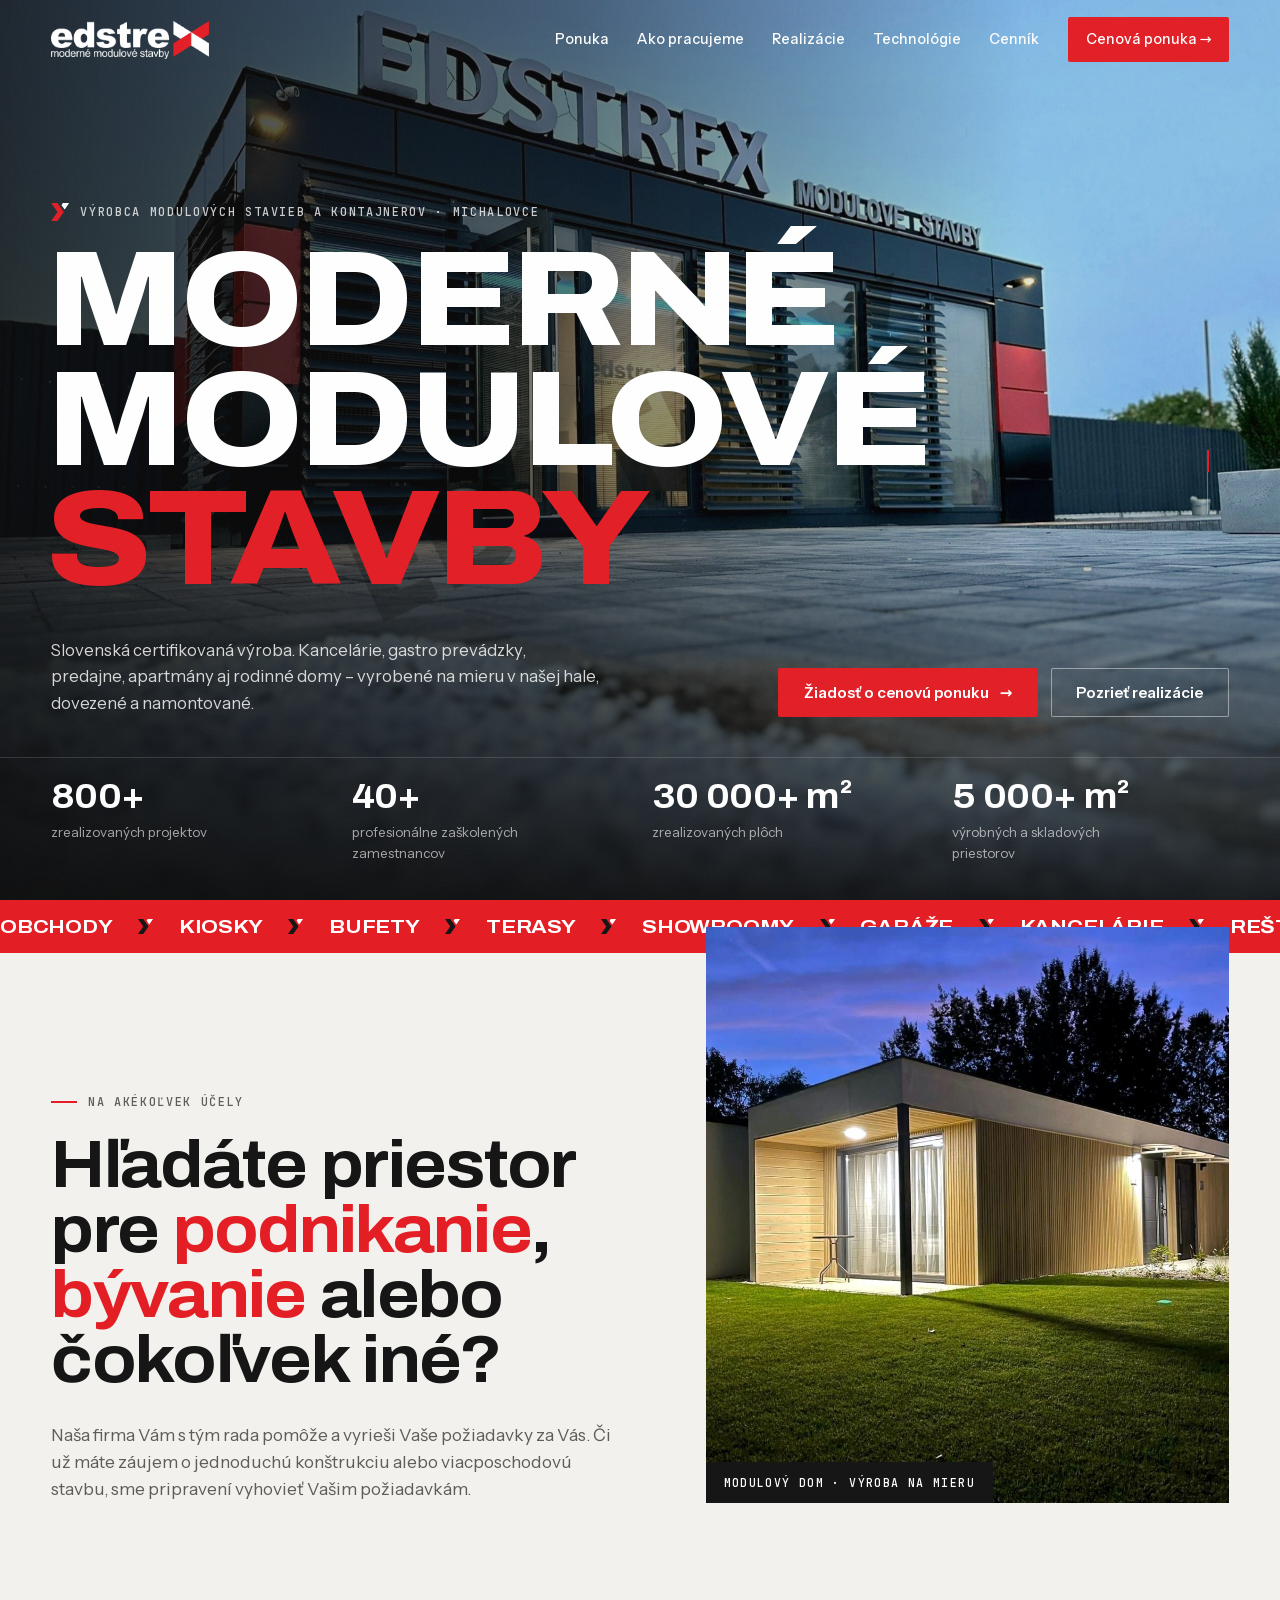
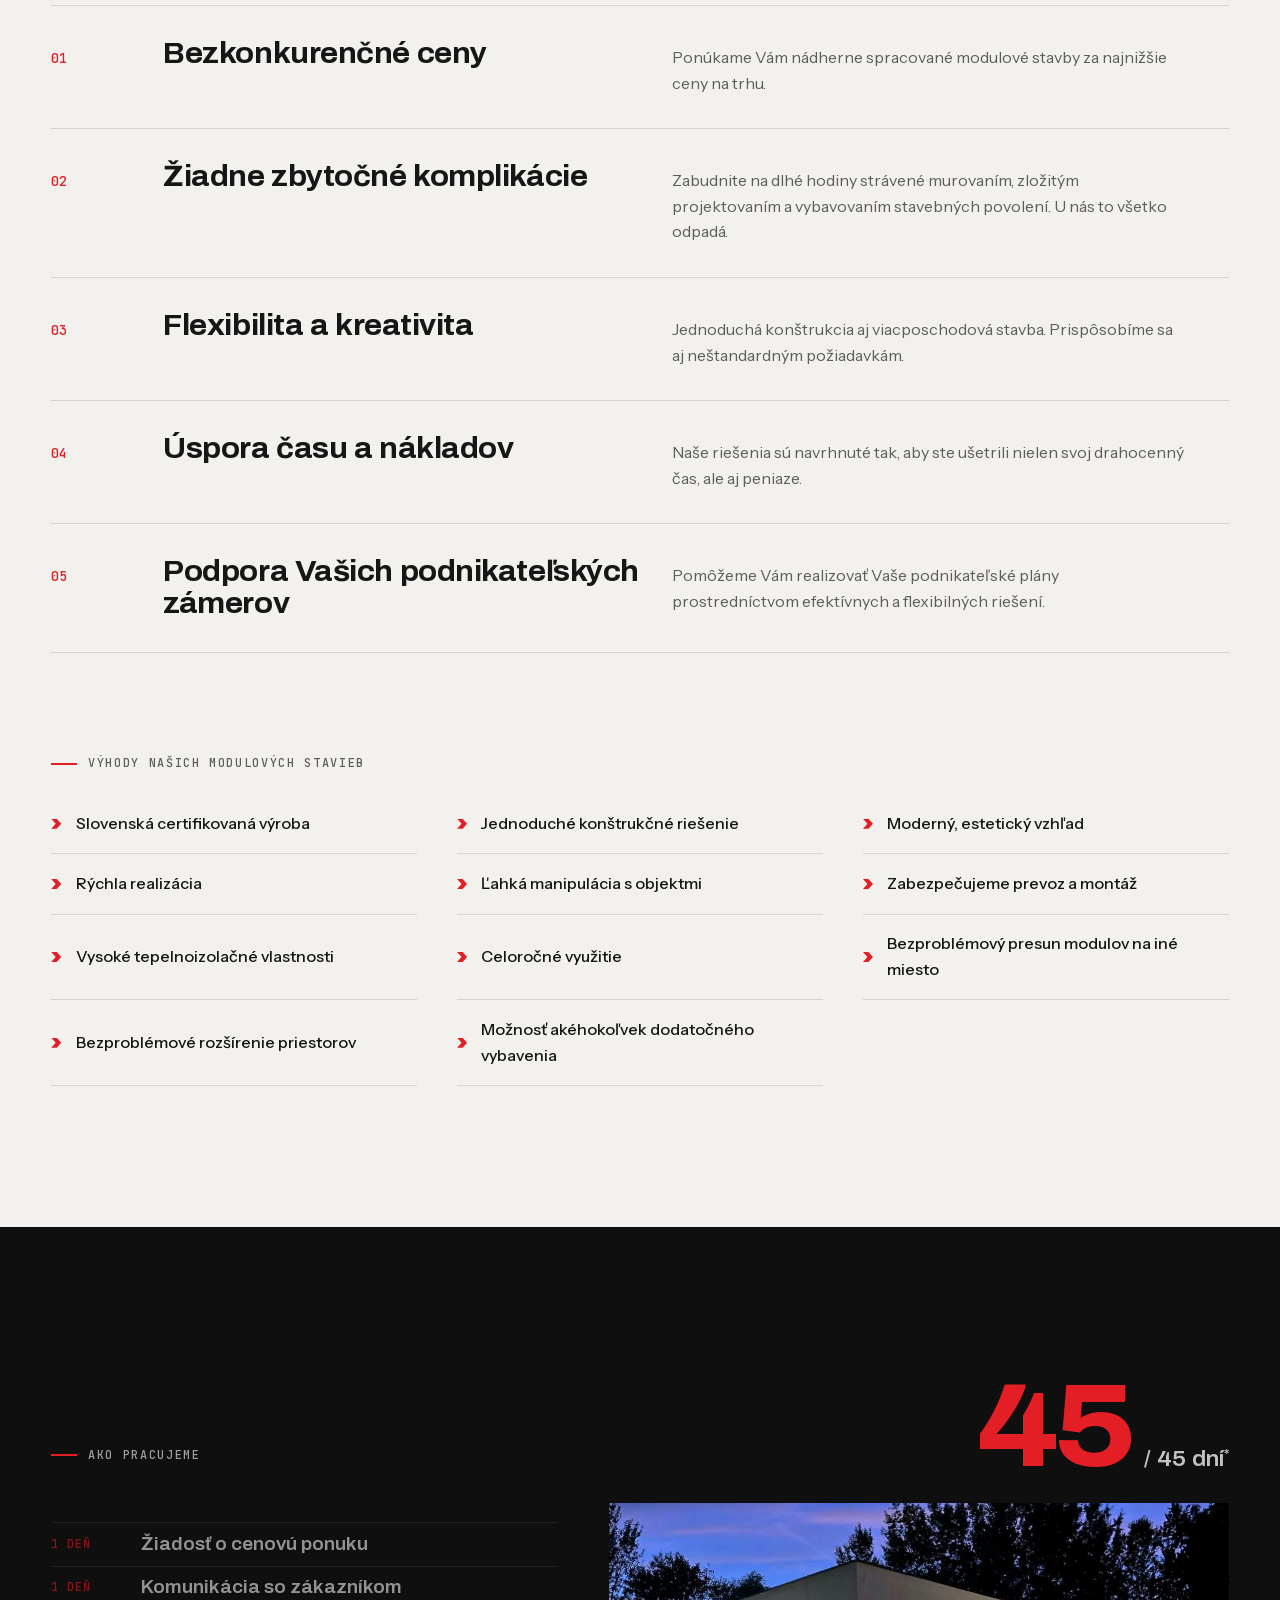
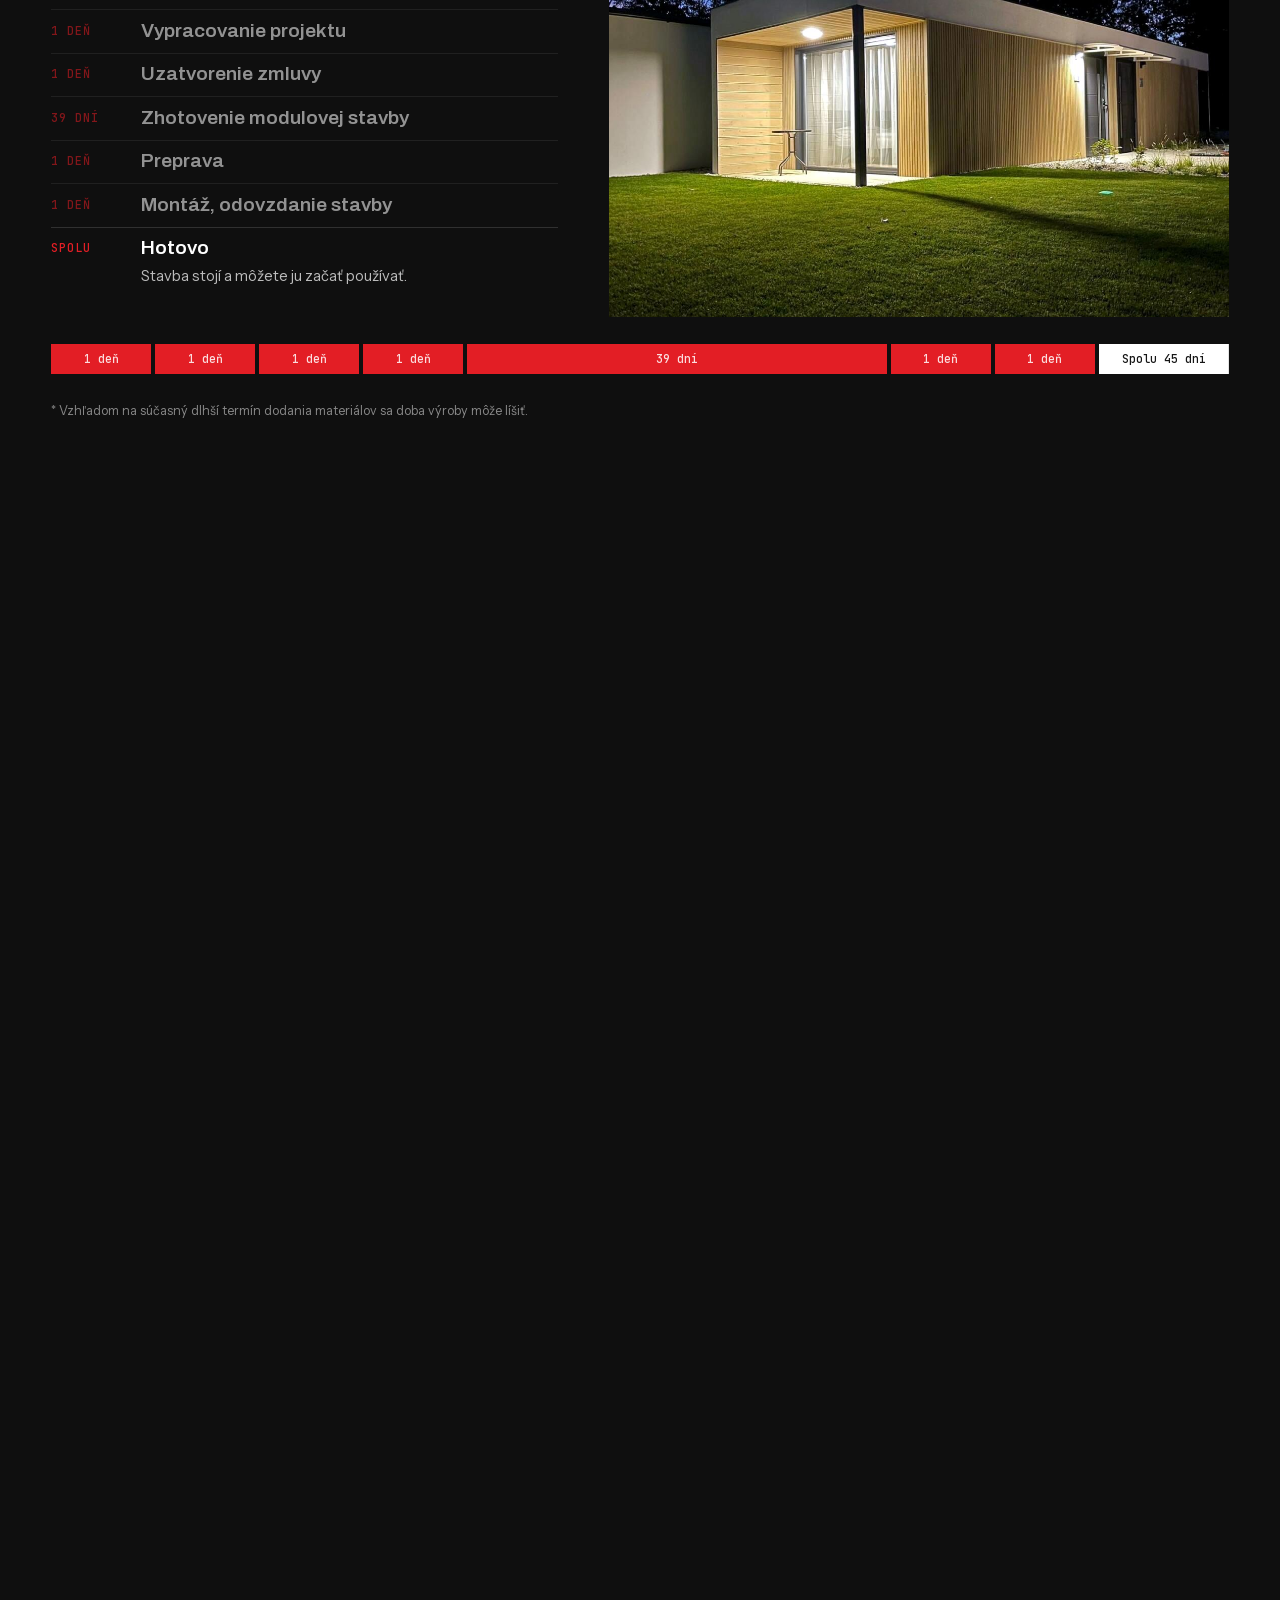
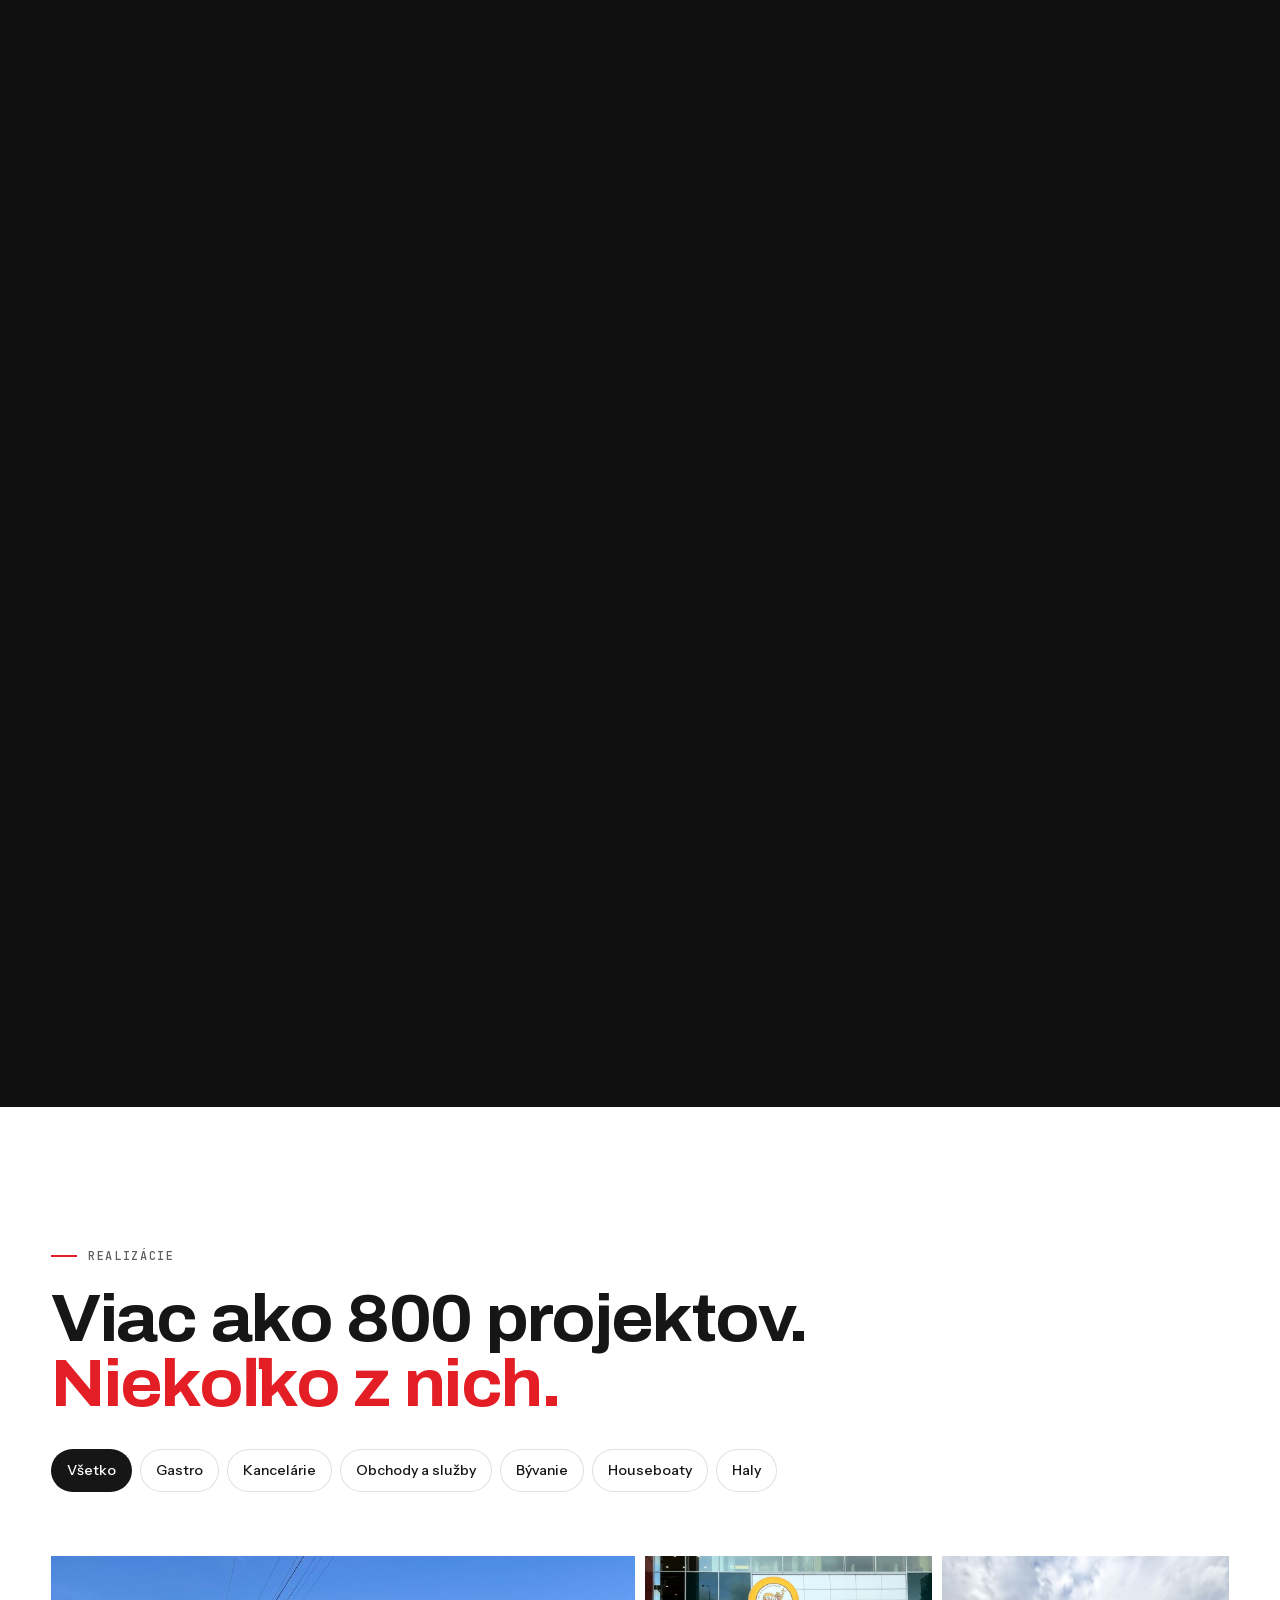
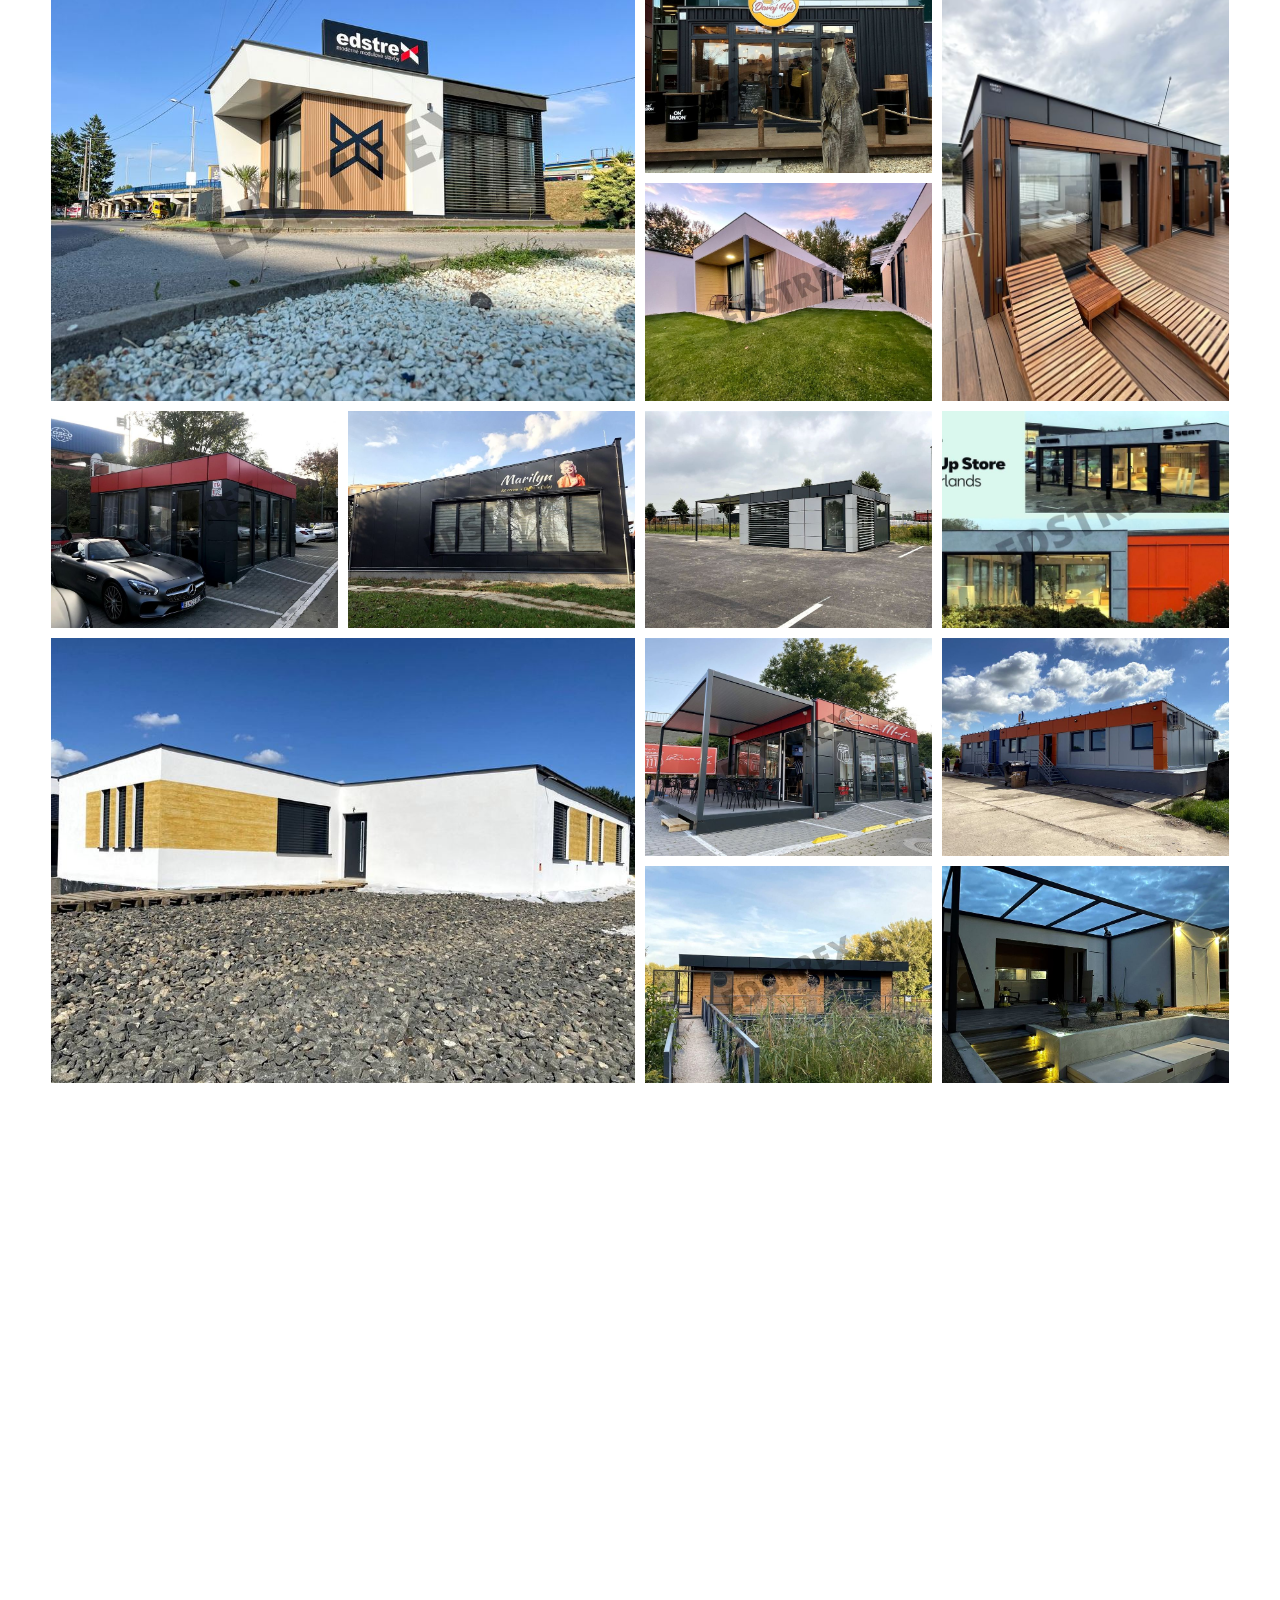
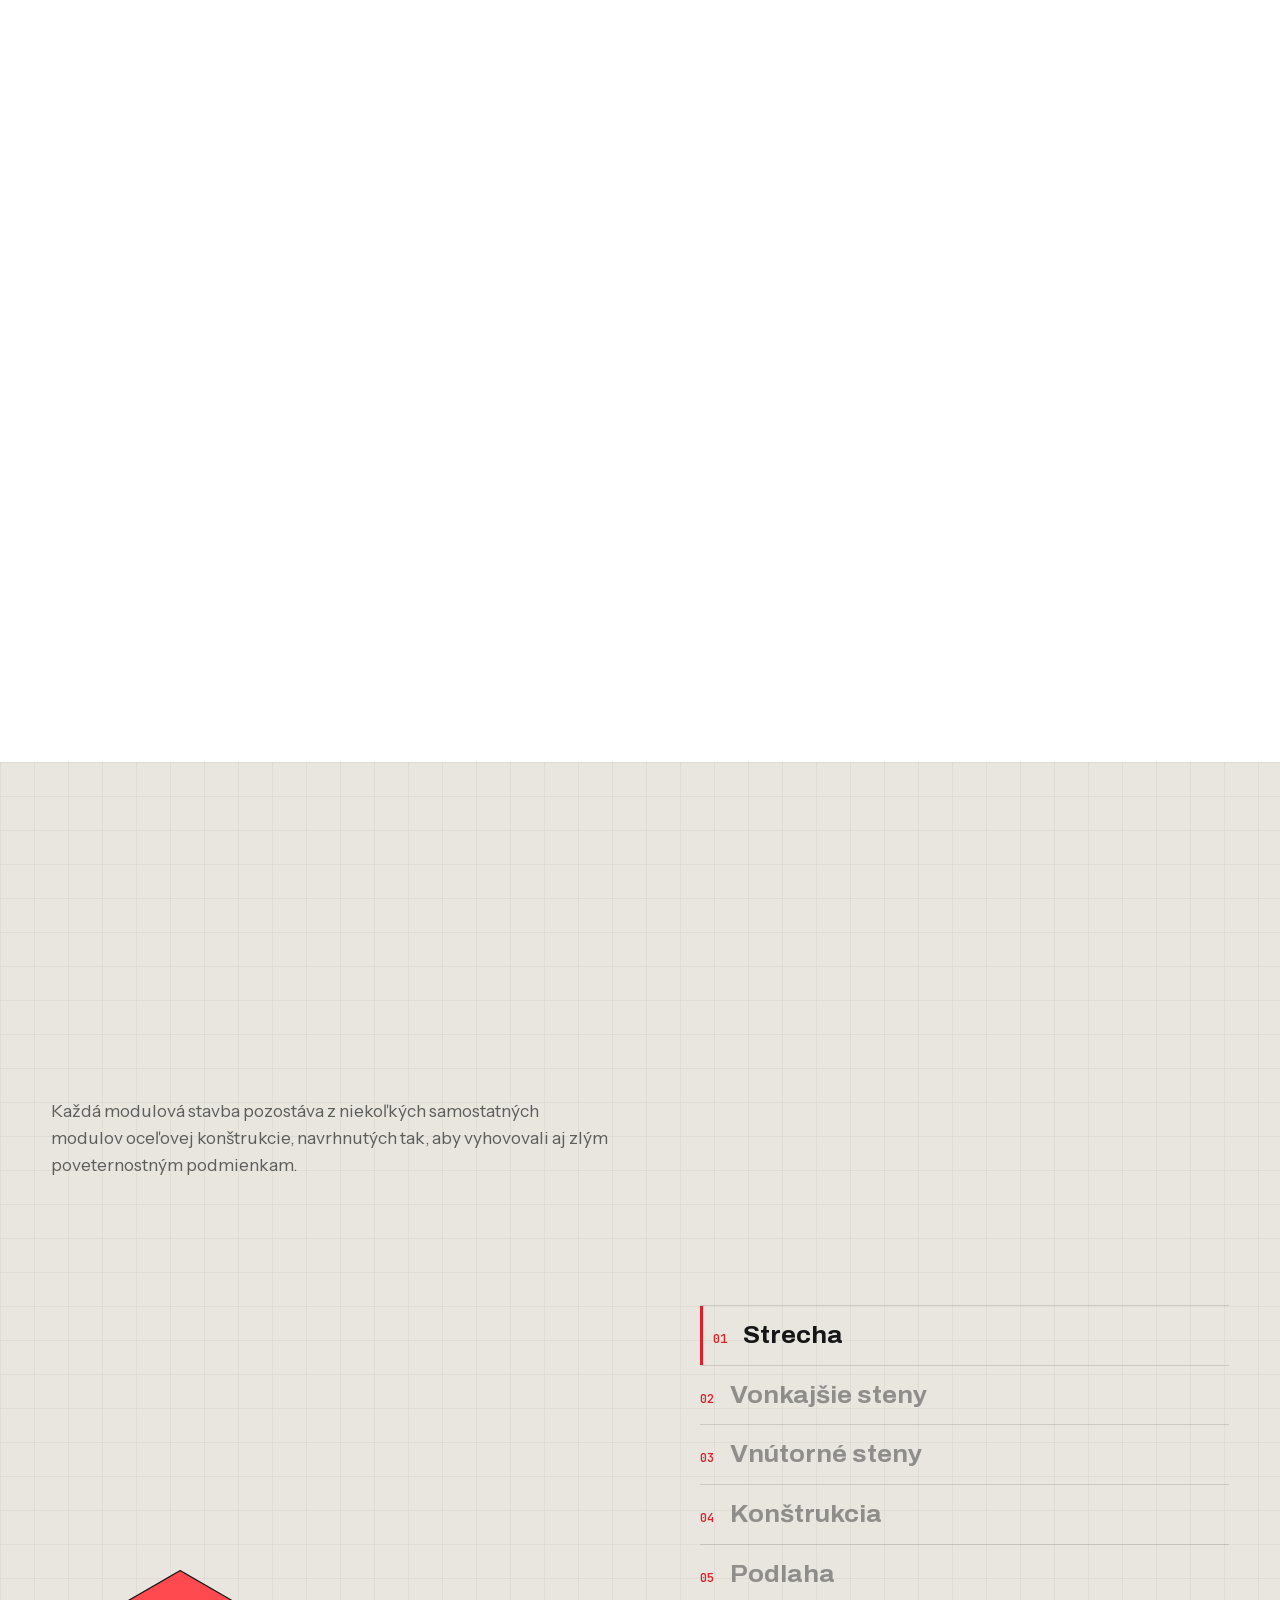
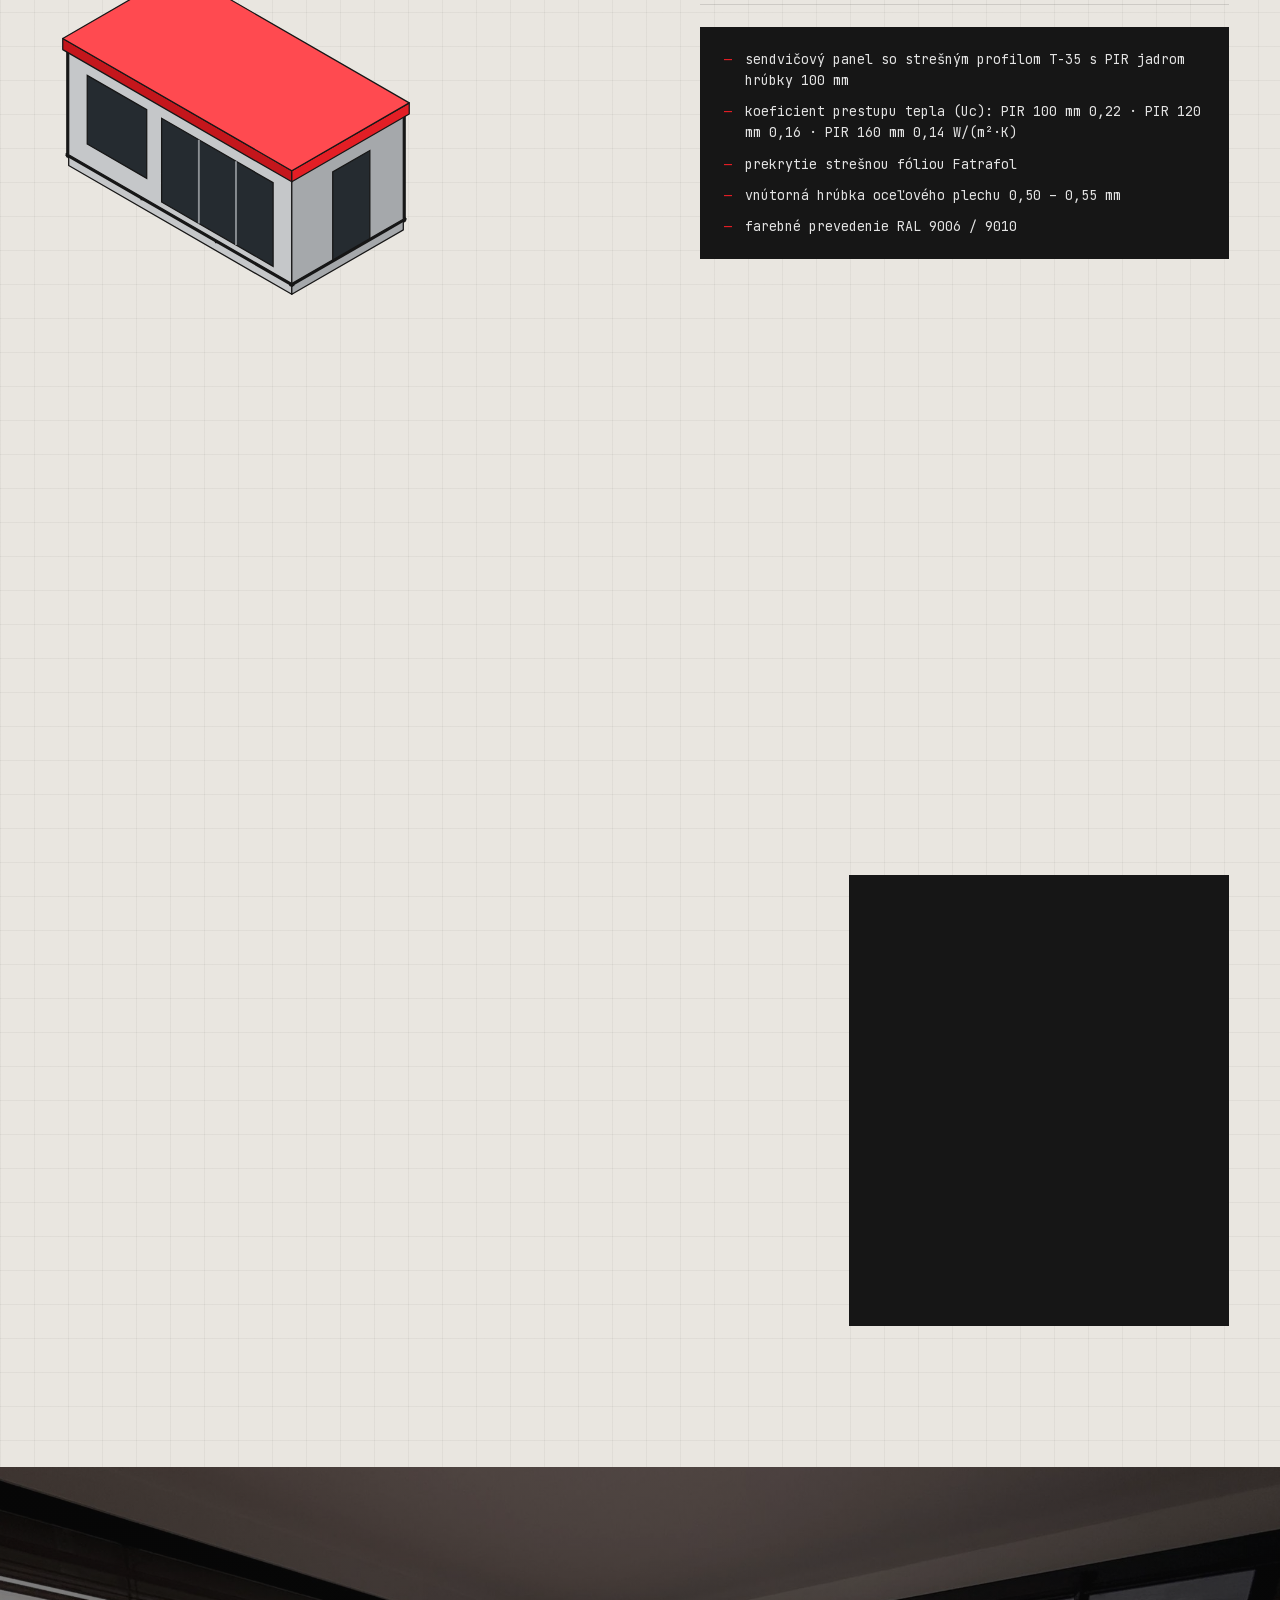
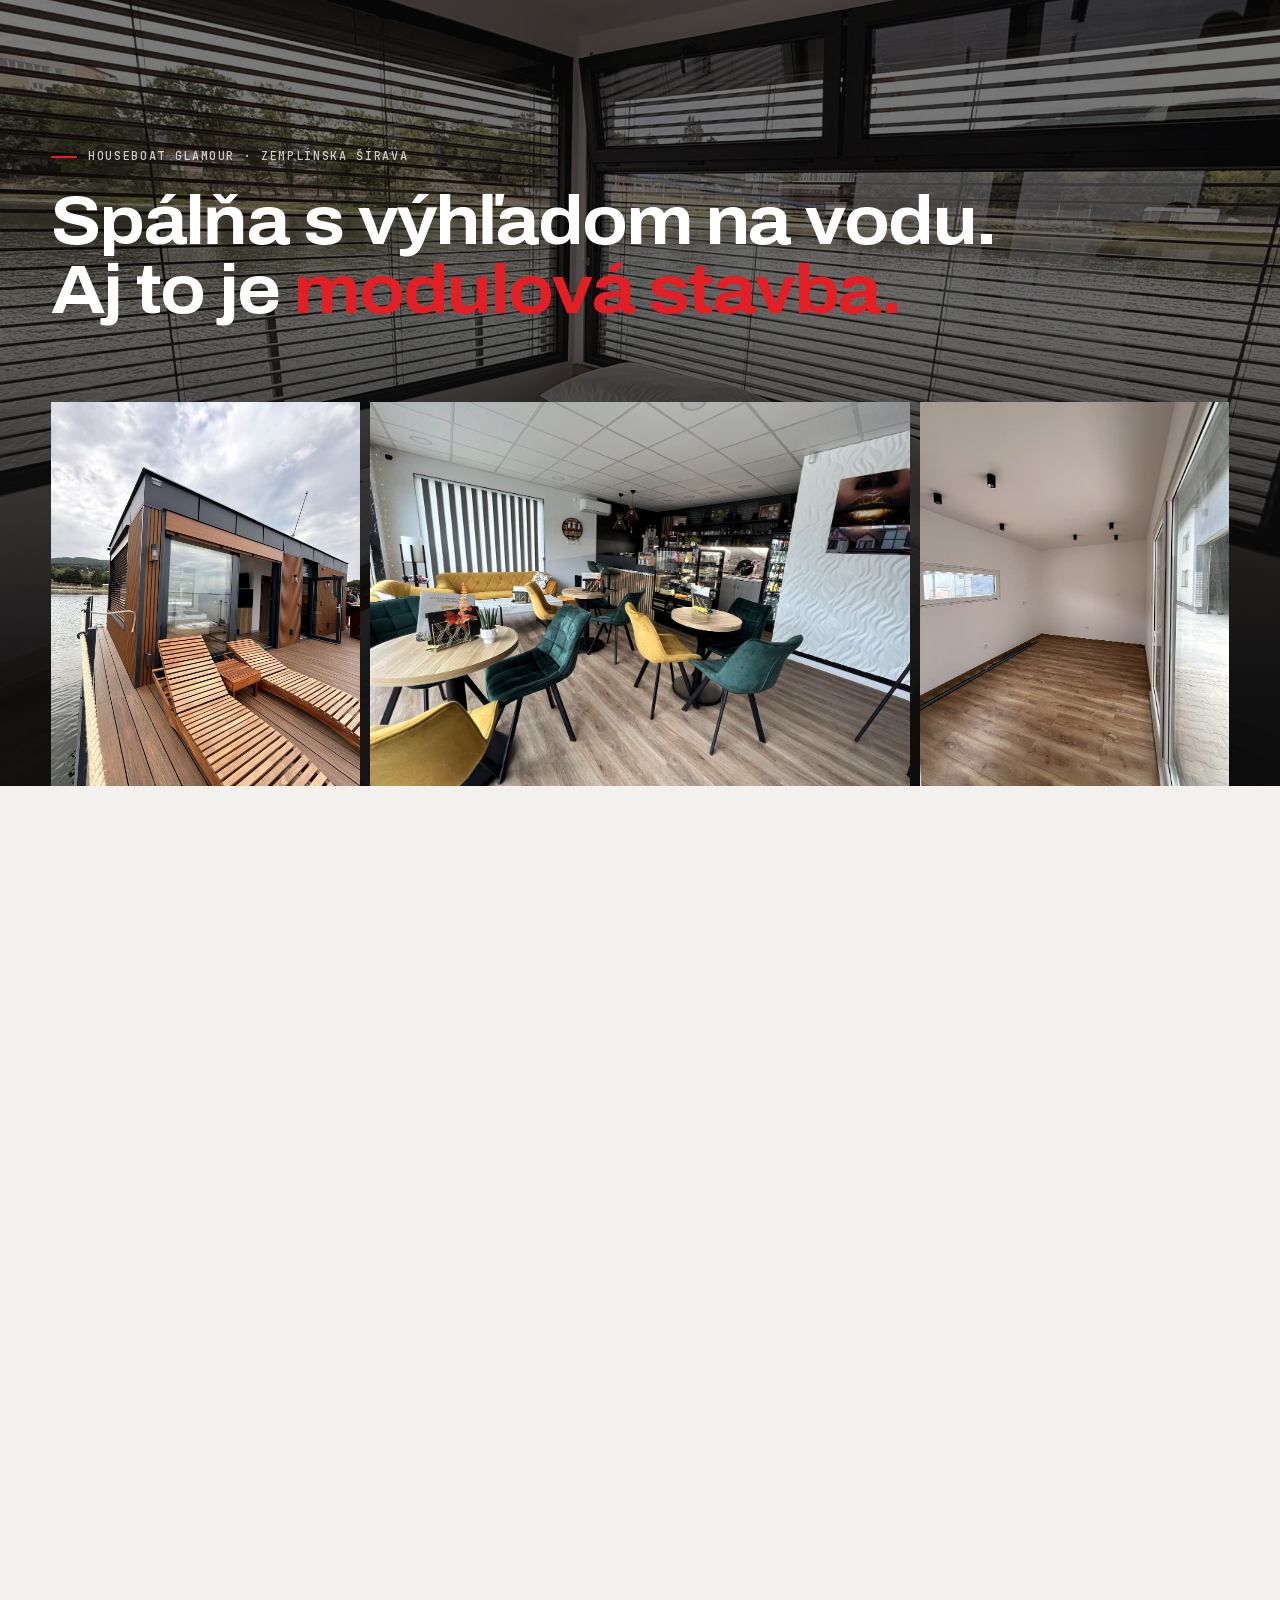
<file: index.html>
<!doctype html>
<html lang="sk">
<head>
<meta charset="utf-8">
<meta name="viewport" content="width=device-width, initial-scale=1">
<meta name="robots" content="noindex, nofollow">
<title>EDSTREX | Moderné modulové stavby a kontajnery – slovenská výroba Michalovce</title>
<meta name="description" content="Výrobca modulových stavieb a kontajnerov z Michaloviec. Kancelárie, gastro prevádzky, predajne, apartmány, rodinné modulové domy a houseboaty – výroba na mieru, preprava a montáž, výstavba na kľúč.">
<meta name="theme-color" content="#161616">
<link rel="icon" href="img/favicon.png">
<link rel="preload" as="image" href="img/hero.jpg">
<link rel="preload" as="font" type="font/woff2" href="fonts/Archivo-normal-latin.woff2" crossorigin>
<link rel="stylesheet" href="style.css?v=25d854d7">
<script type="application/ld+json">
{"@context":"https://schema.org","@type":"HomeAndConstructionBusiness","name":"EDSTREX, s.r.o.","slogan":"moderné modulové stavby","url":"https://www.edstrex.sk/","email":"edstrex@edstrex.sk","telephone":"+421950825250","taxID":"SK2120844594","address":{"@type":"PostalAddress","streetAddress":"Pri mlyne 3","postalCode":"071 01","addressLocality":"Michalovce","addressCountry":"SK"},"openingHours":"Mo-Fr 08:00-16:00","sameAs":["https://www.facebook.com/edstrex.sk/","https://www.instagram.com/edstrex.sk/","https://www.youtube.com/@edstrexs.r.o.9280"],"description":"Výroba modulových stavieb a kontajnerov na mieru: kancelárie, gastro prevádzky, predajne, apartmány, rodinné modulové domy, houseboaty. Preprava a montáž, výstavba na kľúč."}
</script>
</head>
<body>
<div class="grain" aria-hidden="true"></div>

<header class="nav" id="nav">
  <div class="nav__in">
    <a href="#top" class="nav__logo" aria-label="EDSTREX, úvod"><img src="img/logo-light.png" alt="edstrex – moderné modulové stavby" width="900" height="217"></a>
    <nav class="nav__links" id="menu">
      <a href="#ponuka">Ponuka</a>
      <a href="#postup">Ako pracujeme</a>
      <a href="#realizacie">Realizácie</a>
      <a href="#technologia">Technológie</a>
      <a href="#cennik">Cenník</a>
      <a href="#kontakt" class="nav__cta mag">Cenová ponuka <span aria-hidden="true">→</span></a>
    </nav>
    <button class="burger" id="burger" aria-label="Menu" aria-expanded="false" aria-controls="menu"><span></span><span></span></button>
  </div>
</header>

<main>
<!-- HERO -->
<section class="hero" id="top">
  <div class="hero__img" aria-hidden="true">
    <i style="--i:0"></i><i style="--i:1"></i><i style="--i:2"></i><i style="--i:3"></i>
  </div>
  <div class="hero__shade" aria-hidden="true"></div>
  <div class="wrap hero__in">
    <p class="eyebrow hero__eye"><span class="xmark" aria-hidden="true"></span>Výrobca modulových stavieb a kontajnerov · Michalovce</p>
    <h1 class="hero__h"><span class="ln"><span>Moderné</span></span><span class="ln"><span>modulové</span></span><span class="ln"><span class="red">stavby</span></span></h1>
    <div class="hero__foot">
      <p class="hero__lead">Slovenská certifikovaná výroba. Kancelárie, gastro prevádzky, predajne, apartmány aj rodinné domy – vyrobené na mieru v našej hale, dovezené a namontované.</p>
      <div class="hero__cta">
        <a href="#kontakt" class="btn btn--red mag">Žiadosť o cenovú ponuku <span aria-hidden="true">→</span></a>
        <a href="#realizacie" class="btn btn--ghost">Pozrieť realizácie</a>
      </div>
    </div>
  </div>
  <dl class="stats wrap">
    <div><dt><b data-count="800">800</b>+</dt><dd>zrealizovaných projektov</dd></div>
    <div><dt><b data-count="40">40</b>+</dt><dd>profesionálne zaškolených zamestnancov</dd></div>
    <div><dt><b data-count="30000" data-sep>30 000</b>+ m²</dt><dd>zrealizovaných plôch</dd></div>
    <div><dt><b data-count="5000" data-sep>5 000</b>+ m²</dt><dd>výrobných a skladových priestorov</dd></div>
  </dl>
  <a href="#ponuka" class="scrolli" aria-label="Posunúť nižšie"><span></span></a>
</section>

<div class="marquee" aria-hidden="true"><div class="marquee__track"><span>Obchody</span><svg class="xm" viewBox="0 0 20 20" aria-hidden="true"><path d="M0 0h7l7 10-7 10H0l7-10z" fill="#e31e25"/><path d="M13 0h7l-5 7.2-3.5-5z" fill="currentColor"/></svg><span>Kiosky</span><svg class="xm" viewBox="0 0 20 20" aria-hidden="true"><path d="M0 0h7l7 10-7 10H0l7-10z" fill="#e31e25"/><path d="M13 0h7l-5 7.2-3.5-5z" fill="currentColor"/></svg><span>Bufety</span><svg class="xm" viewBox="0 0 20 20" aria-hidden="true"><path d="M0 0h7l7 10-7 10H0l7-10z" fill="#e31e25"/><path d="M13 0h7l-5 7.2-3.5-5z" fill="currentColor"/></svg><span>Terasy</span><svg class="xm" viewBox="0 0 20 20" aria-hidden="true"><path d="M0 0h7l7 10-7 10H0l7-10z" fill="#e31e25"/><path d="M13 0h7l-5 7.2-3.5-5z" fill="currentColor"/></svg><span>Showroomy</span><svg class="xm" viewBox="0 0 20 20" aria-hidden="true"><path d="M0 0h7l7 10-7 10H0l7-10z" fill="#e31e25"/><path d="M13 0h7l-5 7.2-3.5-5z" fill="currentColor"/></svg><span>Garáže</span><svg class="xm" viewBox="0 0 20 20" aria-hidden="true"><path d="M0 0h7l7 10-7 10H0l7-10z" fill="#e31e25"/><path d="M13 0h7l-5 7.2-3.5-5z" fill="currentColor"/></svg><span>Kancelárie</span><svg class="xm" viewBox="0 0 20 20" aria-hidden="true"><path d="M0 0h7l7 10-7 10H0l7-10z" fill="#e31e25"/><path d="M13 0h7l-5 7.2-3.5-5z" fill="currentColor"/></svg><span>Reštaurácie</span><svg class="xm" viewBox="0 0 20 20" aria-hidden="true"><path d="M0 0h7l7 10-7 10H0l7-10z" fill="#e31e25"/><path d="M13 0h7l-5 7.2-3.5-5z" fill="currentColor"/></svg><span>Škôlky</span><svg class="xm" viewBox="0 0 20 20" aria-hidden="true"><path d="M0 0h7l7 10-7 10H0l7-10z" fill="#e31e25"/><path d="M13 0h7l-5 7.2-3.5-5z" fill="currentColor"/></svg><span>Školy</span><svg class="xm" viewBox="0 0 20 20" aria-hidden="true"><path d="M0 0h7l7 10-7 10H0l7-10z" fill="#e31e25"/><path d="M13 0h7l-5 7.2-3.5-5z" fill="currentColor"/></svg><span>Predajné stánky</span><svg class="xm" viewBox="0 0 20 20" aria-hidden="true"><path d="M0 0h7l7 10-7 10H0l7-10z" fill="#e31e25"/><path d="M13 0h7l-5 7.2-3.5-5z" fill="currentColor"/></svg><span>Kontajnerové domy</span><svg class="xm" viewBox="0 0 20 20" aria-hidden="true"><path d="M0 0h7l7 10-7 10H0l7-10z" fill="#e31e25"/><path d="M13 0h7l-5 7.2-3.5-5z" fill="currentColor"/></svg><span>Kaviarne</span><svg class="xm" viewBox="0 0 20 20" aria-hidden="true"><path d="M0 0h7l7 10-7 10H0l7-10z" fill="#e31e25"/><path d="M13 0h7l-5 7.2-3.5-5z" fill="currentColor"/></svg><span>Byty</span><svg class="xm" viewBox="0 0 20 20" aria-hidden="true"><path d="M0 0h7l7 10-7 10H0l7-10z" fill="#e31e25"/><path d="M13 0h7l-5 7.2-3.5-5z" fill="currentColor"/></svg><span>Altánky</span><svg class="xm" viewBox="0 0 20 20" aria-hidden="true"><path d="M0 0h7l7 10-7 10H0l7-10z" fill="#e31e25"/><path d="M13 0h7l-5 7.2-3.5-5z" fill="currentColor"/></svg><span>Zastávky</span><svg class="xm" viewBox="0 0 20 20" aria-hidden="true"><path d="M0 0h7l7 10-7 10H0l7-10z" fill="#e31e25"/><path d="M13 0h7l-5 7.2-3.5-5z" fill="currentColor"/></svg><span>Shop-moduly</span><svg class="xm" viewBox="0 0 20 20" aria-hidden="true"><path d="M0 0h7l7 10-7 10H0l7-10z" fill="#e31e25"/><path d="M13 0h7l-5 7.2-3.5-5z" fill="currentColor"/></svg><span>Unimobunky</span><svg class="xm" viewBox="0 0 20 20" aria-hidden="true"><path d="M0 0h7l7 10-7 10H0l7-10z" fill="#e31e25"/><path d="M13 0h7l-5 7.2-3.5-5z" fill="currentColor"/></svg><span>Sanitárne moduly</span><svg class="xm" viewBox="0 0 20 20" aria-hidden="true"><path d="M0 0h7l7 10-7 10H0l7-10z" fill="#e31e25"/><path d="M13 0h7l-5 7.2-3.5-5z" fill="currentColor"/></svg><span>Chatky</span><svg class="xm" viewBox="0 0 20 20" aria-hidden="true"><path d="M0 0h7l7 10-7 10H0l7-10z" fill="#e31e25"/><path d="M13 0h7l-5 7.2-3.5-5z" fill="currentColor"/></svg><span>Apartmány</span><svg class="xm" viewBox="0 0 20 20" aria-hidden="true"><path d="M0 0h7l7 10-7 10H0l7-10z" fill="#e31e25"/><path d="M13 0h7l-5 7.2-3.5-5z" fill="currentColor"/></svg><span>Zmenárne</span><svg class="xm" viewBox="0 0 20 20" aria-hidden="true"><path d="M0 0h7l7 10-7 10H0l7-10z" fill="#e31e25"/><path d="M13 0h7l-5 7.2-3.5-5z" fill="currentColor"/></svg><span>Obchody</span><svg class="xm" viewBox="0 0 20 20" aria-hidden="true"><path d="M0 0h7l7 10-7 10H0l7-10z" fill="#e31e25"/><path d="M13 0h7l-5 7.2-3.5-5z" fill="currentColor"/></svg><span>Kiosky</span><svg class="xm" viewBox="0 0 20 20" aria-hidden="true"><path d="M0 0h7l7 10-7 10H0l7-10z" fill="#e31e25"/><path d="M13 0h7l-5 7.2-3.5-5z" fill="currentColor"/></svg><span>Bufety</span><svg class="xm" viewBox="0 0 20 20" aria-hidden="true"><path d="M0 0h7l7 10-7 10H0l7-10z" fill="#e31e25"/><path d="M13 0h7l-5 7.2-3.5-5z" fill="currentColor"/></svg><span>Terasy</span><svg class="xm" viewBox="0 0 20 20" aria-hidden="true"><path d="M0 0h7l7 10-7 10H0l7-10z" fill="#e31e25"/><path d="M13 0h7l-5 7.2-3.5-5z" fill="currentColor"/></svg><span>Showroomy</span><svg class="xm" viewBox="0 0 20 20" aria-hidden="true"><path d="M0 0h7l7 10-7 10H0l7-10z" fill="#e31e25"/><path d="M13 0h7l-5 7.2-3.5-5z" fill="currentColor"/></svg><span>Garáže</span><svg class="xm" viewBox="0 0 20 20" aria-hidden="true"><path d="M0 0h7l7 10-7 10H0l7-10z" fill="#e31e25"/><path d="M13 0h7l-5 7.2-3.5-5z" fill="currentColor"/></svg><span>Kancelárie</span><svg class="xm" viewBox="0 0 20 20" aria-hidden="true"><path d="M0 0h7l7 10-7 10H0l7-10z" fill="#e31e25"/><path d="M13 0h7l-5 7.2-3.5-5z" fill="currentColor"/></svg><span>Reštaurácie</span><svg class="xm" viewBox="0 0 20 20" aria-hidden="true"><path d="M0 0h7l7 10-7 10H0l7-10z" fill="#e31e25"/><path d="M13 0h7l-5 7.2-3.5-5z" fill="currentColor"/></svg><span>Škôlky</span><svg class="xm" viewBox="0 0 20 20" aria-hidden="true"><path d="M0 0h7l7 10-7 10H0l7-10z" fill="#e31e25"/><path d="M13 0h7l-5 7.2-3.5-5z" fill="currentColor"/></svg><span>Školy</span><svg class="xm" viewBox="0 0 20 20" aria-hidden="true"><path d="M0 0h7l7 10-7 10H0l7-10z" fill="#e31e25"/><path d="M13 0h7l-5 7.2-3.5-5z" fill="currentColor"/></svg><span>Predajné stánky</span><svg class="xm" viewBox="0 0 20 20" aria-hidden="true"><path d="M0 0h7l7 10-7 10H0l7-10z" fill="#e31e25"/><path d="M13 0h7l-5 7.2-3.5-5z" fill="currentColor"/></svg><span>Kontajnerové domy</span><svg class="xm" viewBox="0 0 20 20" aria-hidden="true"><path d="M0 0h7l7 10-7 10H0l7-10z" fill="#e31e25"/><path d="M13 0h7l-5 7.2-3.5-5z" fill="currentColor"/></svg><span>Kaviarne</span><svg class="xm" viewBox="0 0 20 20" aria-hidden="true"><path d="M0 0h7l7 10-7 10H0l7-10z" fill="#e31e25"/><path d="M13 0h7l-5 7.2-3.5-5z" fill="currentColor"/></svg><span>Byty</span><svg class="xm" viewBox="0 0 20 20" aria-hidden="true"><path d="M0 0h7l7 10-7 10H0l7-10z" fill="#e31e25"/><path d="M13 0h7l-5 7.2-3.5-5z" fill="currentColor"/></svg><span>Altánky</span><svg class="xm" viewBox="0 0 20 20" aria-hidden="true"><path d="M0 0h7l7 10-7 10H0l7-10z" fill="#e31e25"/><path d="M13 0h7l-5 7.2-3.5-5z" fill="currentColor"/></svg><span>Zastávky</span><svg class="xm" viewBox="0 0 20 20" aria-hidden="true"><path d="M0 0h7l7 10-7 10H0l7-10z" fill="#e31e25"/><path d="M13 0h7l-5 7.2-3.5-5z" fill="currentColor"/></svg><span>Shop-moduly</span><svg class="xm" viewBox="0 0 20 20" aria-hidden="true"><path d="M0 0h7l7 10-7 10H0l7-10z" fill="#e31e25"/><path d="M13 0h7l-5 7.2-3.5-5z" fill="currentColor"/></svg><span>Unimobunky</span><svg class="xm" viewBox="0 0 20 20" aria-hidden="true"><path d="M0 0h7l7 10-7 10H0l7-10z" fill="#e31e25"/><path d="M13 0h7l-5 7.2-3.5-5z" fill="currentColor"/></svg><span>Sanitárne moduly</span><svg class="xm" viewBox="0 0 20 20" aria-hidden="true"><path d="M0 0h7l7 10-7 10H0l7-10z" fill="#e31e25"/><path d="M13 0h7l-5 7.2-3.5-5z" fill="currentColor"/></svg><span>Chatky</span><svg class="xm" viewBox="0 0 20 20" aria-hidden="true"><path d="M0 0h7l7 10-7 10H0l7-10z" fill="#e31e25"/><path d="M13 0h7l-5 7.2-3.5-5z" fill="currentColor"/></svg><span>Apartmány</span><svg class="xm" viewBox="0 0 20 20" aria-hidden="true"><path d="M0 0h7l7 10-7 10H0l7-10z" fill="#e31e25"/><path d="M13 0h7l-5 7.2-3.5-5z" fill="currentColor"/></svg><span>Zmenárne</span><svg class="xm" viewBox="0 0 20 20" aria-hidden="true"><path d="M0 0h7l7 10-7 10H0l7-10z" fill="#e31e25"/><path d="M13 0h7l-5 7.2-3.5-5z" fill="currentColor"/></svg></div></div>

<!-- PONUKA -->
<section class="ponuka" id="ponuka">
  <div class="wrap ponuka__top">
    <div class="ponuka__txt">
      <p class="eyebrow rv">Na akékoľvek účely</p>
      <h2 class="h2 rv">Hľadáte priestor pre <em>podnikanie</em>, <em>bývanie</em> alebo čokoľvek iné?</h2>
      <p class="lead rv">Naša firma Vám s tým rada pomôže a vyrieši Vaše požiadavky za Vás. Či už máte záujem o jednoduchú konštrukciu alebo viacposchodovú stavbu, sme pripravení vyhovieť Vašim požiadavkám.</p>
    </div>
    <figure class="ponuka__img clip"><img src="img/intro.jpg" alt="Modulový dom EDSTREX za súmraku" width="1227" height="1080" loading="lazy"><figcaption>Modulový dom · výroba na mieru</figcaption></figure>
  </div>

  <ol class="wrap rows">
    <li class="row rv"><span class="row__n">01</span><h3>Bezkonkurenčné ceny</h3><p>Ponúkame Vám nádherne spracované modulové stavby za najnižšie ceny na trhu.</p></li>
    <li class="row rv"><span class="row__n">02</span><h3>Žiadne zbytočné komplikácie</h3><p>Zabudnite na dlhé hodiny strávené murovaním, zložitým projektovaním a vybavovaním stavebných povolení. U nás to všetko odpadá.</p></li>
    <li class="row rv"><span class="row__n">03</span><h3>Flexibilita a kreativita</h3><p>Jednoduchá konštrukcia aj viacposchodová stavba. Prispôsobíme sa aj neštandardným požiadavkám.</p></li>
    <li class="row rv"><span class="row__n">04</span><h3>Úspora času a nákladov</h3><p>Naše riešenia sú navrhnuté tak, aby ste ušetrili nielen svoj drahocenný čas, ale aj peniaze.</p></li>
    <li class="row rv"><span class="row__n">05</span><h3>Podpora Vašich podnikateľských zámerov</h3><p>Pomôžeme Vám realizovať Vaše podnikateľské plány prostredníctvom efektívnych a flexibilných riešení.</p></li>
  </ol>

  <div class="wrap vyhody">
    <p class="eyebrow rv">Výhody našich modulových stavieb</p>
    <ul class="vyhody__list"><li class="rv"><span class="ck" aria-hidden="true"></span>Slovenská certifikovaná výroba</li><li class="rv"><span class="ck" aria-hidden="true"></span>Jednoduché konštrukčné riešenie</li><li class="rv"><span class="ck" aria-hidden="true"></span>Moderný, estetický vzhľad</li><li class="rv"><span class="ck" aria-hidden="true"></span>Rýchla realizácia</li><li class="rv"><span class="ck" aria-hidden="true"></span>Ľahká manipulácia s objektmi</li><li class="rv"><span class="ck" aria-hidden="true"></span>Zabezpečujeme prevoz a montáž</li><li class="rv"><span class="ck" aria-hidden="true"></span>Vysoké tepelnoizolačné vlastnosti</li><li class="rv"><span class="ck" aria-hidden="true"></span>Celoročné využitie</li><li class="rv"><span class="ck" aria-hidden="true"></span>Bezproblémový presun modulov na iné miesto</li><li class="rv"><span class="ck" aria-hidden="true"></span>Bezproblémové rozšírenie priestorov</li><li class="rv"><span class="ck" aria-hidden="true"></span>Možnosť akéhokoľvek dodatočného vybavenia</li></ul>
  </div>
</section>

<!-- 45 DNÍ -->
<section class="postup" id="postup">
  <div class="postup__pin">
    <div class="wrap postup__in">
      <div class="postup__head">
        <p class="eyebrow">Ako pracujeme</p>
        <p class="postup__count"><b id="den">1</b><span>/ 45 dní<sup>*</sup></span></p>
      </div>
      <div class="postup__body">
        <ol class="postup__steps" id="kroky"><li class="krok" data-k="1" data-od="1" data-do="1"><span class="krok__d">1 deň</span><h3>Žiadosť o cenovú ponuku</h3><p>Napíšete nám, čo potrebujete: účel stavby, približný rozmer a miesto.</p></li><li class="krok" data-k="2" data-od="2" data-do="2"><span class="krok__d">1 deň</span><h3>Komunikácia so zákazníkom</h3><p>Spolu doladíme dispozíciu, fasádu, okná, interiér aj vybavenie.</p></li><li class="krok" data-k="3" data-od="3" data-do="3"><span class="krok__d">1 deň</span><h3>Vypracovanie projektu</h3><p>Pripravíme projekt a 3D vizualizáciu, aby ste stavbu videli ešte pred výrobou.</p></li><li class="krok" data-k="4" data-od="4" data-do="4"><span class="krok__d">1 deň</span><h3>Uzatvorenie zmluvy</h3><p>Podpíšeme zmluvu a stavba ide do výroby.</p></li><li class="krok" data-k="5" data-od="5" data-do="43"><span class="krok__d">39 dní</span><h3>Zhotovenie modulovej stavby</h3><p>Oceľová konštrukcia, steny, strecha aj interiér vznikajú v našom výrobnom areáli v Michalovciach.</p></li><li class="krok" data-k="6" data-od="44" data-do="44"><span class="krok__d">1 deň</span><h3>Preprava</h3><p>Hotové moduly dovezieme špecializovaným kamiónom.</p></li><li class="krok" data-k="7" data-od="45" data-do="45"><span class="krok__d">1 deň</span><h3>Montáž, odovzdanie stavby</h3><p>Moduly osadíme na pripravené základy a stavbu Vám odovzdáme.</p></li><li class="krok" data-k="8" data-od="45" data-do="45"><span class="krok__d">Spolu</span><h3>Hotovo</h3><p>Stavba stojí a môžete ju začať používať.</p></li></ol>
        <div class="postup__photo" id="zabery"><img src="img/t1.jpg" alt="Kancelária EDSTREX" data-k="1" loading="lazy" class="is-on"><img src="img/t2.jpg" alt="Kancelária EDSTREX – interiér" data-k="2" loading="lazy"><img src="img/t3.jpg" alt="Vizualizácia modulovej stavby" data-k="3" loading="lazy"><img src="img/t4.jpg" alt="Nová kancelária EDSTREX" data-k="4" loading="lazy"><img src="img/t5.jpg" alt="Výrobná hala EDSTREX" data-k="5" loading="lazy"><img src="img/t6.jpg" alt="Preprava modulovej stavby" data-k="6" loading="lazy"><img src="img/t7.jpg" alt="Osadzovanie modulu žeriavom" data-k="7" loading="lazy"><img src="img/t8.jpg" alt="Hotový modulový dom" data-k="8" loading="lazy"></div>
      </div>
      <div class="track" id="track" aria-hidden="true"><div class="seg" data-k="1"><i></i><span>1 deň</span></div><div class="seg" data-k="2"><i></i><span>1 deň</span></div><div class="seg" data-k="3"><i></i><span>1 deň</span></div><div class="seg" data-k="4"><i></i><span>1 deň</span></div><div class="seg seg--long" data-k="5"><i></i><span>39 dní</span></div><div class="seg" data-k="6"><i></i><span>1 deň</span></div><div class="seg" data-k="7"><i></i><span>1 deň</span></div><div class="seg seg--sum" data-k="8"><i></i><span>Spolu 45 dní</span></div></div>
      <p class="postup__note">* Vzhľadom na súčasný dlhší termín dodania materiálov sa doba výroby môže líšiť.</p>
    </div>
  </div>
</section>

<!-- REALIZÁCIE -->
<section class="real" id="realizacie">
  <div class="wrap">
    <div class="real__head">
      <div>
        <p class="eyebrow rv">Realizácie</p>
        <h2 class="h2 rv">Viac ako 800 projektov.<br><em>Niekoľko z nich.</em></h2>
      </div>
      <div class="filtre rv" id="filtre" role="tablist"><button data-f="vse" aria-pressed="true">Všetko</button><button data-f="gastro" aria-pressed="false">Gastro</button><button data-f="kancelarie" aria-pressed="false">Kancelárie</button><button data-f="obchody" aria-pressed="false">Obchody a služby</button><button data-f="byvanie" aria-pressed="false">Bývanie</button><button data-f="houseboat" aria-pressed="false">Houseboaty</button><button data-f="haly" aria-pressed="false">Haly</button></div>
    </div>
    <div class="gal" id="gal"><figure class="gi rv" data-k="kancelarie" data-full="img/g-1.jpg"><img src="img/t-1.jpg" alt="Nová kancelária EDSTREX – Michalovce" loading="lazy" width="900" height="675"><figcaption><b>Nová kancelária EDSTREX</b><span>Michalovce</span></figcaption></figure>
<figure class="gi rv" data-k="gastro" data-full="img/g-2.jpg"><img src="img/t-2.jpg" alt="Kontajnerový street food – DAVAJ HET" loading="lazy" width="900" height="675"><figcaption><b>Kontajnerový street food</b><span>DAVAJ HET</span></figcaption></figure>
<figure class="gi rv gi--tall" data-k="houseboat" data-full="img/g-3.jpg"><img src="img/t-3.jpg" alt="Houseboat Glamour – Zemplínska Šírava" loading="lazy" width="675" height="900"><figcaption><b>Houseboat Glamour</b><span>Zemplínska Šírava</span></figcaption></figure>
<figure class="gi rv" data-k="byvanie" data-full="img/g-4.jpg"><img src="img/t-4.jpg" alt="Hotelové apartmány" loading="lazy" width="900" height="675"><figcaption><b>Hotelové apartmány</b></figcaption></figure>
<figure class="gi rv" data-k="obchody" data-full="img/g-5.jpg"><img src="img/t-5.jpg" alt="Modulová autopožičovňa – Easy Cars" loading="lazy" width="900" height="675"><figcaption><b>Modulová autopožičovňa</b><span>Easy Cars</span></figcaption></figure>
<figure class="gi rv" data-k="gastro" data-full="img/g-6.jpg"><img src="img/t-6.jpg" alt="Modulová stavba – Cukráreň Marylin" loading="lazy" width="900" height="675"><figcaption><b>Modulová stavba</b><span>Cukráreň Marylin</span></figcaption></figure>
<figure class="gi rv" data-k="kancelarie" data-full="img/g-7.jpg"><img src="img/t-7.jpg" alt="Kancelária Bleeker & de Jong – Nemecko" loading="lazy" width="900" height="675"><figcaption><b>Kancelária Bleeker & de Jong</b><span>Nemecko</span></figcaption></figure>
<figure class="gi rv" data-k="byvanie" data-full="img/g-8.jpg"><img src="img/t-8.jpg" alt="Rodinný dom – Michalovce" loading="lazy" width="900" height="675"><figcaption><b>Rodinný dom</b><span>Michalovce</span></figcaption></figure>
<figure class="gi rv" data-k="obchody" data-full="img/g-9.jpg"><img src="img/t-9.jpg" alt="Modulová autopredajňa SEAT – Holandsko" loading="lazy" width="900" height="506"><figcaption><b>Modulová autopredajňa SEAT</b><span>Holandsko</span></figcaption></figure>
<figure class="gi rv" data-k="gastro" data-full="img/g-10.jpg"><img src="img/t-10.jpg" alt="Kontajnerová kaviareň – Račianska Route 111" loading="lazy" width="900" height="675"><figcaption><b>Kontajnerová kaviareň</b><span>Račianska Route 111</span></figcaption></figure>
<figure class="gi rv" data-k="kancelarie" data-full="img/g-11.jpg"><img src="img/t-11.jpg" alt="Administratívna budova – BULK TRANSSHIPMENT SLOVAKIA" loading="lazy" width="900" height="675"><figcaption><b>Administratívna budova</b><span>BULK TRANSSHIPMENT SLOVAKIA</span></figcaption></figure>
<figure class="gi rv" data-k="houseboat" data-full="img/g-12.jpg"><img src="img/t-12.jpg" alt="Houseboat – Javorecké rameno, Bratislava" loading="lazy" width="900" height="675"><figcaption><b>Houseboat</b><span>Javorecké rameno, Bratislava</span></figcaption></figure>
<figure class="gi rv" data-k="byvanie" data-full="img/g-13.jpg"><img src="img/t-13.jpg" alt="Záhradný domček" loading="lazy" width="900" height="675"><figcaption><b>Záhradný domček</b></figcaption></figure>
<figure class="gi rv" data-k="gastro" data-full="img/g-14.jpg"><img src="img/t-14.jpg" alt="Kontajnerová pekáreň – LEBECO" loading="lazy" width="900" height="675"><figcaption><b>Kontajnerová pekáreň</b><span>LEBECO</span></figcaption></figure>
<figure class="gi rv" data-k="obchody" data-full="img/g-15.jpg"><img src="img/t-15.jpg" alt="Modulová predajňa štvorkoliek – EAMoTo" loading="lazy" width="900" height="675"><figcaption><b>Modulová predajňa štvorkoliek</b><span>EAMoTo</span></figcaption></figure>
<figure class="gi rv" data-k="kancelarie" data-full="img/g-16.jpg"><img src="img/t-16.jpg" alt="Komunitné centrum Gánovce – Poprad" loading="lazy" width="900" height="675"><figcaption><b>Komunitné centrum Gánovce</b><span>Poprad</span></figcaption></figure>
<figure class="gi rv" data-k="gastro" data-full="img/g-17.jpg"><img src="img/t-17.jpg" alt="Moderná modulová kaviareň M.O.M – Kontajnerová kaviareň" loading="lazy" width="900" height="675"><figcaption><b>Moderná modulová kaviareň M.O.M</b><span>Kontajnerová kaviareň</span></figcaption></figure>
<figure class="gi rv" data-k="byvanie" data-full="img/g-18.jpg"><img src="img/t-18.jpg" alt="Moderná garáž – k rodinnému domu" loading="lazy" width="900" height="598"><figcaption><b>Moderná garáž</b><span>k rodinnému domu</span></figcaption></figure>
<figure class="gi rv" data-k="obchody" data-full="img/g-19.jpg"><img src="img/t-19.jpg" alt="Požičovňa bicyklov" loading="lazy" width="900" height="676"><figcaption><b>Požičovňa bicyklov</b></figcaption></figure>
<figure class="gi rv" data-k="kancelarie" data-full="img/g-20.jpg"><img src="img/t-20.jpg" alt="Kancelária EDSTREX – Michalovce" loading="lazy" width="900" height="675"><figcaption><b>Kancelária EDSTREX</b><span>Michalovce</span></figcaption></figure>
<figure class="gi rv" data-k="obchody" data-full="img/g-21.jpg"><img src="img/t-21.jpg" alt="Čerpacia stanica – Čeľovce" loading="lazy" width="900" height="675"><figcaption><b>Čerpacia stanica</b><span>Čeľovce</span></figcaption></figure>
<figure class="gi rv" data-k="byvanie" data-full="img/g-22.jpg"><img src="img/t-22.jpg" alt="Rodinné modulové domy – kontajnerové domy" loading="lazy" width="900" height="606"><figcaption><b>Rodinné modulové domy</b><span>kontajnerové domy</span></figcaption></figure>
<figure class="gi rv" data-k="kancelarie" data-full="img/g-23.jpg"><img src="img/t-23.jpg" alt="Kontajnerová kancelária – autobazár AVISO" loading="lazy" width="900" height="675"><figcaption><b>Kontajnerová kancelária</b><span>autobazár AVISO</span></figcaption></figure>
<figure class="gi rv" data-k="obchody" data-full="img/g-24.jpg"><img src="img/t-24.jpg" alt="Fitness centrum – Bratislava" loading="lazy" width="900" height="675"><figcaption><b>Fitness centrum</b><span>Bratislava</span></figcaption></figure>
<figure class="gi rv" data-k="haly" data-full="img/g-25.jpg"><img src="img/t-25.jpg" alt="Montované haly na mieru" loading="lazy" width="900" height="600"><figcaption><b>Montované haly na mieru</b></figcaption></figure>
<figure class="gi rv" data-k="haly" data-full="img/g-26.jpg"><img src="img/t-26.jpg" alt="Jednoduché kontajnerové stavby – (kontajnery)" loading="lazy" width="900" height="506"><figcaption><b>Jednoduché kontajnerové stavby</b><span>(kontajnery)</span></figcaption></figure></div>
  </div>
</section>

<!-- TECHNOLÓGIE -->
<section class="tech" id="technologia">
  <div class="wrap">
    <div class="tech__head">
      <p class="eyebrow rv">Technológie a výroba</p>
      <h2 class="h2 rv">Zloženie modulovej <em>stavby</em></h2>
      <p class="lead rv">Každá modulová stavba pozostáva z niekoľkých samostatných modulov oceľovej konštrukcie, navrhnutých tak, aby vyhovovali aj zlým poveternostným podmienkam.</p>
    </div>
    <div class="anat" id="anat">
      <div class="anat__fig"><svg viewBox="0 0 463 532" role="img" aria-label="Rozložený modul: podlaha, konštrukcia, vnútorné steny, vonkajšie steny, strecha"><g class="ly" data-l="podlaha" style="--e:0"><g transform="translate(0 363.6)"><polygon class="fl" points="14.0,51.0 190.7,153.0 190.7,144.5 14.0,42.5"/><polygon class="fr" points="279.0,102.0 190.7,153.0 190.7,144.5 279.0,93.5"/><polygon class="ft" points="102.3,-8.5 279.0,93.5 190.7,144.5 14.0,42.5"/><g class="tag"><line x1="287.0" y1="119.0" x2="313.0" y2="119.0"/><text x="319.0" y="123.0">Podlaha</text></g></g></g><g class="ly" data-l="kostra" style="--e:1"><g transform="translate(0 363.6)"><line class="st" x1="102.3" y1="-8.5" x2="279.0" y2="93.5"/><line class="st" x1="102.3" y1="-91.8" x2="279.0" y2="10.2"/><line class="st" x1="102.3" y1="-8.5" x2="14.0" y2="42.5"/><line class="st" x1="102.3" y1="-91.8" x2="14.0" y2="-40.8"/><line class="st" x1="279.0" y1="93.5" x2="190.7" y2="144.5"/><line class="st" x1="279.0" y1="10.2" x2="190.7" y2="61.2"/><line class="st" x1="14.0" y1="42.5" x2="190.7" y2="144.5"/><line class="st" x1="14.0" y1="-40.8" x2="190.7" y2="61.2"/><line class="st" x1="102.3" y1="-8.5" x2="102.3" y2="-91.8"/><line class="st" x1="14.0" y1="42.5" x2="14.0" y2="-40.8"/><line class="st" x1="161.2" y1="25.5" x2="161.2" y2="-57.8"/><line class="st" x1="72.9" y1="76.5" x2="72.9" y2="-6.8"/><line class="st" x1="220.1" y1="59.5" x2="220.1" y2="-23.8"/><line class="st" x1="131.8" y1="110.5" x2="131.8" y2="27.2"/><line class="st" x1="279.0" y1="93.5" x2="279.0" y2="10.2"/><line class="st" x1="190.7" y1="144.5" x2="190.7" y2="61.2"/><line class="st st--thin" x1="131.8" y1="8.5" x2="43.4" y2="59.5"/><line class="st st--thin" x1="161.2" y1="25.5" x2="72.9" y2="76.5"/><line class="st st--thin" x1="190.7" y1="42.5" x2="102.3" y2="93.5"/><line class="st st--thin" x1="220.1" y1="59.5" x2="131.8" y2="110.5"/><line class="st st--thin" x1="249.6" y1="76.5" x2="161.2" y2="127.5"/><g class="tag"><line x1="287.0" y1="76.5" x2="313.0" y2="76.5"/><text x="319.0" y="80.5">Konštrukcia</text></g></g></g><g class="ly" data-l="priecky" style="--e:2"><g transform="translate(0 363.6)"><polygon class="fr" points="173.0,32.3 84.7,83.3 84.7,0.0 173.0,-51.0"/><polygon class="hole" points="125.9,59.5 99.4,74.8 99.4,6.8 125.9,-8.5"/><polygon class="fl op" points="128.8,57.8 234.8,119.0 234.8,35.7 128.8,-25.5"/><g class="tag"><line x1="287.0" y1="76.5" x2="313.0" y2="76.5"/><text x="319.0" y="80.5">Vnútorné steny</text></g></g></g><g class="ly" data-l="steny" style="--e:3"><g transform="translate(0 363.6)"><polygon class="fb" points="102.3,-8.5 279.0,93.5 279.0,10.2 102.3,-91.8"/><polygon class="fb" points="102.3,-8.5 14.0,42.5 14.0,-40.8 102.3,-91.8"/><polygon class="fl" points="14.0,42.5 190.7,144.5 190.7,61.2 14.0,-40.8"/><polygon class="fr" points="279.0,93.5 190.7,144.5 190.7,61.2 279.0,10.2"/><polygon class="gl" points="28.7,34.0 75.8,61.2 75.8,6.8 28.7,-20.4"/><polygon class="gl" points="87.6,79.9 175.9,130.9 175.9,64.6 87.6,13.6"/><polygon class="gl" points="252.5,108.8 223.1,125.8 223.1,56.1 252.5,39.1"/><line class="mul" x1="117.1" y1="96.9" x2="117.1" y2="30.6"/><line class="mul" x1="146.5" y1="113.9" x2="146.5" y2="47.6"/><g class="tag"><line x1="287.0" y1="76.5" x2="313.0" y2="76.5"/><text x="319.0" y="80.5">Vonkajšie steny</text></g></g></g><g class="ly" data-l="strecha" style="--e:4"><g transform="translate(0 363.6)"><polygon class="fl" points="9.3,-40.8 190.7,63.9 190.7,55.1 9.3,-49.6"/><polygon class="fr" points="283.7,10.2 190.7,63.9 190.7,55.1 283.7,1.4"/><polygon class="ft" points="102.3,-103.4 283.7,1.4 190.7,55.1 9.3,-49.6"/><g class="tag"><line x1="287.0" y1="28.9" x2="313.0" y2="28.9"/><text x="319.0" y="32.9">Strecha</text></g></g></g></svg></div>
      <div class="anat__spec">
        <div class="anat__tabs" role="tablist"><button role="tab" data-l="strecha" aria-selected="true"><span>01</span>Strecha</button><button role="tab" data-l="steny" aria-selected="false"><span>02</span>Vonkajšie steny</button><button role="tab" data-l="priecky" aria-selected="false"><span>03</span>Vnútorné steny</button><button role="tab" data-l="kostra" aria-selected="false"><span>04</span>Konštrukcia</button><button role="tab" data-l="podlaha" aria-selected="false"><span>05</span>Podlaha</button></div>
        <ul class="spec is-on" data-l="strecha"><li>sendvičový panel so strešným profilom T-35 s PIR jadrom hrúbky 100 mm</li><li>koeficient prestupu tepla (Uc): PIR 100 mm 0,22 · PIR 120 mm 0,16 · PIR 160 mm 0,14 W/(m²·K)</li><li>prekrytie strešnou fóliou Fatrafol</li><li>vnútorná hrúbka oceľového plechu 0,50 – 0,55 mm</li><li>farebné prevedenie RAL 9006 / 9010</li></ul><ul class="spec" data-l="steny"><li>sendvičový panel PIR s hrúbkou 100 / 120 / 160 mm</li><li>koeficient prestupu tepla (Uc) 0,22 W/(m²·K)</li><li>profily hladké alebo profilované</li><li>RAL 7016 (antracitová) alebo RAL 9006 (strieborná)</li></ul><ul class="spec" data-l="priecky"><li>sendvičový panel PIR s hrúbkou 60 mm alebo vnútorný sadrokartón</li><li>farebné prevedenie RAL 9010</li></ul><ul class="spec" data-l="kostra"><li>oceľový skelet z uzavretých profilov + dodatočný rám pre okná a dvere</li><li>oceľové prvky sú pred lakovaním prúdovo vyčistené, odmastené, penetrované epoxidovou farbou a lakované polyuretánovou farbou v odtieni RAL podľa výberu</li><li>podlahové nosníky z oceľových profilov, zvárané každých 50 – 100 cm</li></ul><ul class="spec" data-l="podlaha"><li>tepelná izolácia na oceľovom rošte</li><li>MFP doska s hrúbkou 15 mm</li><li>PVC linoleum podľa výberu, plávajúca podlaha, koberec alebo protišmyková hliníková podlaha</li></ul>
      </div>
    </div>

    <div class="tech__grid">
      <article class="card rv">
        <h3>Izolácia</h3>
        <ul class="dash"><li>PIR panely</li><li>EPS panely</li><li>Minerálne panely</li></ul>
      </article>
      <article class="card rv">
        <h3>Fasádne prevedenia</h3>
        <ul class="dash"><li>Odvetraná fasáda – Alucobondy</li><li>Kompozitné lamely</li><li>Kazetový systém</li><li>Imitácia dreva – kameňa</li><li>Pohľadové plechové fasády</li><li>Fasádne omietky</li></ul>
        <p class="small">Všetky vzorky obkladov, lamiel, pohľadových plechov a kaziet uvidíte v našom showroome na Močarianskej ulici v Michalovciach.</p>
      </article>
      <article class="card rv">
        <h3>Interiér</h3>
        <p>Interiér je možné vybaviť rôznymi dekoračnými doplnkami na požiadanie. Ponúkame vyhotovenie vnútorných predeľovacích priečok, v prípade záujmu aj sadrokartónové riešenie interiéru.</p>
      </article>
      <article class="card rv">
        <h3>Základy</h3>
        <p>Najčastejšie betónové pätky, pri rozmerovo väčších stavbách tenká betónová platňa. Podložie pod modulovú stavbu Vám na vyžiadanie vieme zrealizovať aj my.</p>
      </article>
    </div>

    <div class="vyroba">
      <figure class="vyroba__a clip"><img src="img/hala.jpg" alt="Výrobná hala EDSTREX v Michalovciach" width="1210" height="908" loading="lazy"></figure>
      <figure class="vyroba__b clip"><img src="img/vyroba.jpg" alt="Oceľový rám modulu vo výrobe" width="1210" height="908" loading="lazy"></figure>
      <div class="vyroba__txt">
        <h3 class="h3 rv">Vyrábame v Michalovciach</h3>
        <ul class="ticks rv">
          <li>Oceľové konštrukcie sú zvárané pod odborným dohľadom.</li>
          <li>Všetky naše modulové stavby vyhovujú medzinárodným normám z hľadiska konštrukcie aj statických vlastností.</li>
          <li>Neustála kontrola výrobných postupov a technológií zabezpečuje vysokú kvalitu.</li>
          <li>Ku každej zrealizovanej modulovej stavbe Vám budú dodané všetky potrebné certifikáty.</li>
        </ul>
      </div>
    </div>
  </div>
</section>

<!-- INTERIÉR / HOUSEBOAT -->
<section class="hb" aria-label="Houseboat Glamour">
  <img class="hb__bg" src="img/hb1.jpg" alt="Interiér houseboatu Glamour s výhľadom na Zemplínsku Šíravu" width="2400" height="1800" loading="lazy">
  <div class="hb__shade" aria-hidden="true"></div>
  <div class="wrap hb__in">
    <p class="eyebrow rv">Houseboat Glamour · Zemplínska Šírava</p>
    <p class="hb__q rv">Spálňa s&nbsp;výhľadom na vodu. Aj to je <em>modulová stavba.</em></p>
  </div>
  <div class="wrap hb__strip">
    <img src="img/hb3.jpg" alt="Houseboat Glamour – terasa" width="1200" height="1600" loading="lazy" class="rv">
    <img src="img/int1.jpg" alt="Interiér modulovej kaviarne" width="1440" height="1080" loading="lazy" class="rv">
    <img src="img/int2.jpg" alt="Interiér modulovej stavby" width="908" height="1210" loading="lazy" class="rv">
  </div>
</section>

<!-- CENNÍK -->
<section class="cennik" id="cennik">
  <div class="wrap">
    <div class="cennik__head">
      <div>
        <p class="eyebrow rv">Cenník</p>
        <h2 class="h2 rv">Orientačné <em>ceny</em></h2>
      </div>
      <p class="lead rv">Cenovú ponuku pre Vami požadovanú modulovú stavbu na mieru Vám radi pripravíme na vyžiadanie.</p>
    </div>
    <div class="ceny"><article class="cena rv"><div class="plan"><i style="--d:0.500;--s:0.250"></i></div><p class="cena__r">6 × 3 m</p><h3>Základná modulová stavba</h3><p class="cena__c">5 400 €</p><p class="cena__b">bez DPH</p></article>
<article class="cena rv"><div class="plan"><i style="--d:0.500;--s:0.500"></i></div><p class="cena__r">6 × 6 m</p><h3>Základná modulová stavba</h3><p class="cena__c">10 300 €</p><p class="cena__b">bez DPH</p></article>
<article class="cena rv"><div class="plan"><i style="--d:0.500;--s:0.250"></i></div><p class="cena__r">6 × 3 m</p><h3>Modulová terasa so strechou</h3><p class="cena__c"><small>od</small> 3 700 €</p><p class="cena__b">bez DPH</p></article>
<article class="cena rv"><div class="plan"><i style="--d:0.417;--s:0.250"></i></div><p class="cena__r">5 × 3 m</p><h3>Modulový gastro stánok</h3><p class=cena__p>s fasádnym prevedením</p><p class="cena__c"><small>od</small> 6 300 €</p><p class="cena__b">bez DPH</p></article>
<article class="cena rv"><div class="plan"><i style="--d:0.500;--s:0.250"></i></div><p class="cena__r">6 × 3 m</p><h3>Modulová terasa – záhradná kuchyňa</h3><p class="cena__c"><small>od</small> 6 700 €</p><p class="cena__b">bez DPH</p></article>
<article class="cena rv"><div class="plan"><i style="--d:0.500;--s:0.250"></i></div><p class="cena__r">6 × 3 m</p><h3>Záhradný domček – kancelária</h3><p class=cena__p>s fasádnym prevedením</p><p class="cena__c"><small>od</small> 7 200 €</p><p class="cena__b">bez DPH</p></article>
<article class="cena rv"><div class="plan"><i style="--d:1.000;--s:0.292"></i></div><p class="cena__r">12 × 3,5 m</p><h3>Modulový apartmán</h3><p class=cena__p>s fasádnym prevedením</p><p class="cena__c"><small>od</small> 19 900 €</p><p class="cena__b">bez DPH</p></article>
<article class="cena rv"><div class="plan"><i class="area" style="--d:1.000;--s:0.625"></i></div><p class="cena__r">rozloha 90 m²</p><h3>Modulový dom</h3><p class=cena__p>vybavenie podľa požiadaviek</p><p class="cena__c"><small>od</small> 38 000 €</p><p class="cena__b">bez DPH</p></article>
<article class="cena rv"><div class="plan"><i style="--d:0.958;--s:0.500"></i></div><p class="cena__r">11,5 × 6 m</p><h3>Apartmán</h3><p class="cena__c"><small>od</small> 45 000 €</p><p class="cena__b">bez DPH</p></article></div>
    <p class="cennik__note rv">Všetky ceny sú uvádzané bez DPH a bez dopravy. Pôdorysy v kartičkách sú v rovnakej mierke.</p>
  </div>
</section>

<!-- PREPRAVA -->
<section class="preprava" id="preprava">
  <div class="wrap preprava__in">
    <div class="preprava__txt">
      <p class="eyebrow rv">Preprava a montáž</p>
      <h2 class="h2 rv">Dovezieme do <b class="red">27</b> krajín Európy</h2>
      <p class="lead rv">Prepravu zabezpečujeme špecializovanými kamiónmi. Postaráme sa o prevoz aj montáž. Stavbu neskôr bez problémov presuniete na iné miesto alebo rozšírite o ďalšie moduly.</p>
      <ul class="krajiny rv"><li>Belgicko</li><li>Bulharsko</li><li>Chorvátsko</li><li>Česko</li><li>Dánsko</li><li>Estónsko</li><li>Fínsko</li><li>Francúzsko</li><li>Grécko</li><li>Holandsko</li><li>Írsko</li><li>Litva</li><li>Lotyšsko</li><li>Luxembursko</li><li>Maďarsko</li><li>Nemecko</li><li>Poľsko</li><li>Portugalsko</li><li>Rakúsko</li><li>Rumunsko</li><li class=sk>Slovensko</li><li>Slovinsko</li><li>Španielsko</li><li>Švajčiarsko</li><li>Švédsko</li><li>Taliansko</li><li>Veľká Británia</li></ul>
    </div>
    <div class="preprava__img">
      <figure class="clip"><img src="img/zeriav.jpg" alt="Osadzovanie modulu žeriavom" width="1440" height="1080" loading="lazy"></figure>
      <figure class="clip"><img src="img/kamion.jpg" alt="Preprava modulovej stavby kamiónom EDSTREX" width="1440" height="1080" loading="lazy"></figure>
    </div>
  </div>
</section>

<!-- KONTAKT -->
<section class="kontakt" id="kontakt">
  <div class="wrap kontakt__in">
    <div class="kontakt__info">
      <p class="eyebrow rv">Kontakt</p>
      <h2 class="h2 rv">Žiadosť o cenovú <em>ponuku</em></h2>
      <p class="lead rv">Nechajte nám Vaše kontaktné údaje a my sa postaráme o zvyšok. Ponúkame Vám kvalifikované poradenstvo.</p>
      <div class="adr rv">
        <div><h3>Administratíva</h3><p>Močarianska 3/A<br>071 01 Michalovce</p></div>
        <div><h3>Výrobný areál</h3><p>Pri mlyne 3<br>071 01 Michalovce</p></div>
        <div><h3>Otváracie hodiny</h3><p>Pondelok – Piatok<br><span class="nw">8:00 – 16:00</span><br>Sobota – Nedeľa zatvorené</p></div>
      </div>
      <div class="kontakt__links rv">
        <a href="tel:+421950825250" class="big">+421 950 825 250</a>
        <a href="mailto:edstrex@edstrex.sk" class="big">edstrex@edstrex.sk</a>
      </div>
    </div>
    <form class="form rv" id="dopyt" novalidate>
      <fieldset>
        <legend>Čo plánujete?</legend>
        <div class="chips" id="typ"><label class="chip"><input type="radio" name="typ" value="Kancelária"><span>Kancelária</span></label><label class="chip"><input type="radio" name="typ" value="Gastro prevádzka"><span>Gastro prevádzka</span></label><label class="chip"><input type="radio" name="typ" value="Predajňa / showroom"><span>Predajňa / showroom</span></label><label class="chip"><input type="radio" name="typ" value="Rodinný dom"><span>Rodinný dom</span></label><label class="chip"><input type="radio" name="typ" value="Apartmán"><span>Apartmán</span></label><label class="chip"><input type="radio" name="typ" value="Záhradný domček"><span>Záhradný domček</span></label><label class="chip"><input type="radio" name="typ" value="Terasa"><span>Terasa</span></label><label class="chip"><input type="radio" name="typ" value="Houseboat"><span>Houseboat</span></label><label class="chip"><input type="radio" name="typ" value="Iné"><span>Iné</span></label></div>
      </fieldset>
      <div class="form__row">
        <label class="f"><span>Približný rozmer</span><input name="rozmer" placeholder="napr. 6 × 3 m"></label>
        <label class="f"><span>Miesto stavby</span><input name="miesto" placeholder="obec / mesto"></label>
      </div>
      <div class="form__row">
        <label class="f"><span>Meno a priezvisko *</span><input name="meno" required autocomplete="name"></label>
        <label class="f"><span>Telefónne číslo *</span><input name="tel" type="tel" required autocomplete="tel"></label>
      </div>
      <label class="f"><span>E-mail *</span><input name="email" type="email" required autocomplete="email"></label>
      <label class="f"><span>Správa</span><textarea name="sprava" rows="3" placeholder="Na čo bude stavba slúžiť, aké vybavenie by ste chceli…"></textarea></label>
      <button class="btn btn--red mag" type="submit">Získať cenovú ponuku <span aria-hidden="true">→</span></button>
      <p class="small">Odoslaním súhlasíte so spracovaním osobných údajov.</p>
      <p class="form__ok" id="formok" hidden>Ďakujeme! Vaša žiadosť bola odoslaná, ozveme sa Vám čo najskôr.</p>
    </form>
  </div>
</section>
</main>

<footer class="foot">
  <div class="wrap foot__in">
    <img src="img/logo-light.png" alt="edstrex – moderné modulové stavby" width="900" height="217" class="foot__logo" loading="lazy">
    <div>
      <h3>Fakturačné údaje</h3>
      <p>EDSTREX, s.r.o.<br>Pri mlyne 3, 071 01 Michalovce<br>IČO 51947803 · IČ DPH SK2120844594<br>Okresný súd Košice I, oddiel Sro, vložka 44716/V</p>
    </div>
    <div>
      <h3>Podporujeme</h3>
      <p>HK Dukla Ingema Michalovce<br>Závodisko Bratislava</p>
    </div>
    <div>
      <h3>Sledujte nás</h3>
      <p><a href="https://www.facebook.com/edstrex.sk/" rel="noopener">Facebook</a><br><a href="https://www.instagram.com/edstrex.sk/" rel="noopener">Instagram</a><br><a href="https://www.youtube.com/@edstrexs.r.o.9280" rel="noopener">YouTube</a></p>
    </div>
  </div>
  <div class="wrap foot__bar"><span>© 2026 EDSTREX, s.r.o. Všetky práva vyhradené.</span><a href="#top">Hore ↑</a></div>
</footer>

<div class="lb" id="lb" hidden>
  <button class="lb__x" id="lbx" aria-label="Zavrieť">×</button>
  <button class="lb__p" id="lbp" aria-label="Predchádzajúca">←</button>
  <figure><img id="lbimg" alt=""><figcaption id="lbcap"></figcaption></figure>
  <button class="lb__n" id="lbn" aria-label="Ďalšia">→</button>
</div>

<script src="main.js?v=4d69dac1" defer></script>
</body>
</html>
</file>
<file: style.css>
@font-face {
  font-family: 'Archivo';
  font-style: normal;
  font-weight: 100 900;
  font-stretch: 62% 125%;
  font-display: swap;
  src: url(fonts/Archivo-normal-latin-ext.woff2) format('woff2');
  unicode-range: U+0100-02BA, U+02BD-02C5, U+02C7-02CC, U+02CE-02D7, U+02DD-02FF, U+0304, U+0308, U+0329, U+1D00-1DBF, U+1E00-1E9F, U+1EF2-1EFF, U+2020, U+20A0-20AB, U+20AD-20C0, U+2113, U+2C60-2C7F, U+A720-A7FF;
}
@font-face {
  font-family: 'Archivo';
  font-style: normal;
  font-weight: 100 900;
  font-stretch: 62% 125%;
  font-display: swap;
  src: url(fonts/Archivo-normal-latin.woff2) format('woff2');
  unicode-range: U+0000-00FF, U+0131, U+0152-0153, U+02BB-02BC, U+02C6, U+02DA, U+02DC, U+0304, U+0308, U+0329, U+2000-206F, U+20AC, U+2122, U+2191, U+2193, U+2212, U+2215, U+FEFF, U+FFFD;
}
@font-face {
  font-family: 'Instrument Sans';
  font-style: normal;
  font-weight: 400 600;
  
  font-display: swap;
  src: url(fonts/InstrumentSans-normal-latin-ext.woff2) format('woff2');
  unicode-range: U+0100-02BA, U+02BD-02C5, U+02C7-02CC, U+02CE-02D7, U+02DD-02FF, U+0304, U+0308, U+0329, U+1D00-1DBF, U+1E00-1E9F, U+1EF2-1EFF, U+2020, U+20A0-20AB, U+20AD-20C0, U+2113, U+2C60-2C7F, U+A720-A7FF;
}
@font-face {
  font-family: 'Instrument Sans';
  font-style: normal;
  font-weight: 400 600;
  
  font-display: swap;
  src: url(fonts/InstrumentSans-normal-latin.woff2) format('woff2');
  unicode-range: U+0000-00FF, U+0131, U+0152-0153, U+02BB-02BC, U+02C6, U+02DA, U+02DC, U+0304, U+0308, U+0329, U+2000-206F, U+20AC, U+2122, U+2191, U+2193, U+2212, U+2215, U+FEFF, U+FFFD;
}
@font-face {
  font-family: 'JetBrains Mono';
  font-style: normal;
  font-weight: 400 500;
  font-display: swap;
  src: url(fonts/JetBrainsMono-normal-latin-ext.woff2) format('woff2');
  unicode-range: U+0100-02BA, U+02BD-02C5, U+02C7-02CC, U+02CE-02D7, U+02DD-02FF, U+0304, U+0308, U+0329, U+1D00-1DBF, U+1E00-1E9F, U+1EF2-1EFF, U+2020, U+20A0-20AB, U+20AD-20C0, U+2113, U+2C60-2C7F, U+A720-A7FF;
}
@font-face {
  font-family: 'JetBrains Mono';
  font-style: normal;
  font-weight: 400 500;
  font-display: swap;
  src: url(fonts/JetBrainsMono-normal-latin.woff2) format('woff2');
  unicode-range: U+0000-00FF, U+0131, U+0152-0153, U+02BB-02BC, U+02C6, U+02DA, U+02DC, U+0304, U+0308, U+0329, U+2000-206F, U+20AC, U+2122, U+2191, U+2193, U+2212, U+2215, U+FEFF, U+FFFD;
}

/* EDSTREX – moderné modulové stavby. Farby z loga: červená #e31e25, čierna #161616. */
:root {
  --ink: #161616; --ink2: #0f0f0f; --red: #e31e25; --red2: #c4161c;
  --paper: #f3f1ed; --paper2: #e9e6e0; --steel: #8b8f93; --mute: #5d5d5a;
  --line: rgba(22, 22, 22, .13); --lineW: rgba(255, 255, 255, .14);
  --disp: 'Archivo', 'Arial Narrow', sans-serif; --sans: 'Instrument Sans', system-ui, sans-serif; --mono: 'JetBrains Mono', ui-monospace, monospace;
  --ease: cubic-bezier(.2, .7, .1, 1); --pad: clamp(1.25rem, 4vw, 3.5rem); --sec: clamp(5.5rem, 11vw, 10rem);
}
*, *::before, *::after { box-sizing: border-box; }
html { -webkit-text-size-adjust: 100%; scroll-behavior: smooth; scroll-padding-top: 70px; }
body { margin: 0; font: 400 16px/1.6 var(--sans); color: var(--ink); background: var(--paper); -webkit-font-smoothing: antialiased; overflow-x: clip; }
img { display: block; max-width: 100%; height: auto; }
a { color: inherit; }
h1, h2, h3, p, ul, ol, dl, dd, figure { margin: 0; }
ul, ol { padding: 0; list-style: none; }
button { font: inherit; color: inherit; background: none; border: 0; cursor: pointer; }
::selection { background: var(--red); color: #fff; }
.wrap { width: 100%; max-width: 1400px; margin: 0 auto; padding: 0 var(--pad); }
.red { color: var(--red); }
.grain { position: fixed; inset: 0; z-index: 90; pointer-events: none; opacity: .035;
  background-image: url("data:image/svg+xml,%3Csvg xmlns='http://www.w3.org/2000/svg' width='160' height='160'%3E%3Cfilter id='n'%3E%3CfeTurbulence type='fractalNoise' baseFrequency='.9' numOctaves='3' stitchTiles='stitch'/%3E%3C/filter%3E%3Crect width='100%25' height='100%25' filter='url(%23n)'/%3E%3C/svg%3E"); }

.eyebrow { font: 500 .74rem/1.4 var(--mono); letter-spacing: .14em; text-transform: uppercase; color: var(--mute); display: flex; align-items: center; gap: .7rem; margin-bottom: 1.4rem; }
.eyebrow::before { content: ''; width: 1.6rem; height: 2px; background: var(--red); flex: none; }
.hero__eye::before { display: none; }
.h2 { font: 700 clamp(2.3rem, 5.2vw, 4.7rem)/.98 var(--disp); font-stretch: 108%; letter-spacing: -.025em; text-wrap: balance; }
.h2 em, .hb__q em { font-style: normal; color: var(--red); }
.h3 { font: 700 clamp(1.5rem, 2.6vw, 2.1rem)/1.05 var(--disp); font-stretch: 105%; letter-spacing: -.015em; }
.lead { font-size: clamp(1.05rem, 1.35vw, 1.22rem); line-height: 1.55; color: var(--mute); max-width: 36em; text-wrap: pretty; }
.small { font-size: .82rem; color: var(--mute); }

.btn { display: inline-flex; align-items: center; gap: .7rem; padding: 1.05rem 1.6rem; font: 600 .95rem/1 var(--sans); text-decoration: none; border-radius: 2px; transition: background .3s, color .3s, transform .4s var(--ease); }
.btn span { transition: transform .35s var(--ease); }
.btn:hover span { transform: translateX(4px); }
.btn--red { background: var(--red); color: #fff; }
.btn--red:hover { background: var(--red2); }
.btn--ghost { color: #fff; box-shadow: inset 0 0 0 1px rgba(255, 255, 255, .45); }
.btn--ghost:hover { background: #fff; color: var(--ink); }
.mag { will-change: transform; }

/* reveal */
.rv { opacity: 0; transform: translateY(28px); transition: opacity .9s var(--ease), transform .9s var(--ease); }
.rv.is-in { opacity: 1; transform: none; }
.clip { clip-path: inset(100% 0 0 0); transition: clip-path 1.25s cubic-bezier(.7, 0, .2, 1); overflow: clip; }
.clip img { transform: scale(1.15); transition: transform 1.6s var(--ease); }
.clip.is-in { clip-path: inset(0); }
.clip.is-in img { transform: none; }

/* NAV */
.nav { position: fixed; inset: 0 0 auto; z-index: 50; transition: background .4s, box-shadow .4s; }
.nav.is-solid { background: rgba(18, 18, 18, .94); box-shadow: 0 1px 0 var(--lineW); }
.nav__in { max-width: 1400px; margin: 0 auto; padding: 1.05rem var(--pad); display: flex; align-items: center; gap: 2rem; }
.nav__logo img { height: 38px; width: auto; }
.nav__links { margin-left: auto; display: flex; align-items: center; gap: clamp(1rem, 2.2vw, 2.1rem); }
.nav__links a { color: #fff; text-decoration: none; font-size: .9rem; font-weight: 500; position: relative; }
.nav__links a:not(.nav__cta)::after { content: ''; position: absolute; left: 0; right: 0; bottom: -4px; height: 2px; background: var(--red); transform: scaleX(0); transform-origin: right; transition: transform .4s var(--ease); }
.nav__links a:not(.nav__cta):hover::after { transform: scaleX(1); transform-origin: left; }
.nav__cta { background: var(--red); padding: .7rem 1.1rem; border-radius: 2px; }
.burger { display: none; margin-left: auto; width: 44px; height: 44px; position: relative; }
.burger span { position: absolute; left: 10px; right: 10px; height: 2px; background: #fff; transition: transform .35s var(--ease), top .35s; }
.burger span:first-child { top: 17px; } .burger span:last-child { top: 25px; }
.nav.is-open .burger span:first-child { top: 21px; transform: rotate(45deg); }
.nav.is-open .burger span:last-child { top: 21px; transform: rotate(-45deg); }

/* HERO */
.hero { position: relative; min-height: max(100svh, 720px); background: var(--ink2); color: #fff; display: flex; flex-direction: column; justify-content: flex-end; overflow: clip; }
.hero__img { position: absolute; inset: 0; animation: zoom 9s var(--ease) both; }
.hero__img i { position: absolute; inset: 0; background: url(img/hero.jpg) 62% 55% / cover no-repeat;
  clip-path: inset(calc(var(--i) * 25%) 0 calc((3 - var(--i)) * 25% - 1px) 0);
  animation: slat 1.25s cubic-bezier(.75, 0, .15, 1) both; animation-delay: calc(.1s + var(--i) * .13s); }
.hero__img i:nth-child(even) { --dir: 1; }
@keyframes slat { from { transform: translateX(calc((var(--dir, -1)) * 105%)); } }
@keyframes zoom { from { transform: scale(1.12); } }
.hero__shade { position: absolute; inset: 0; background: linear-gradient(90deg, rgba(12, 12, 12, .86) 0%, rgba(12, 12, 12, .55) 45%, rgba(12, 12, 12, .1) 80%), linear-gradient(0deg, rgba(12, 12, 12, .92) 0%, rgba(12, 12, 12, 0) 45%); }
.hero__in { position: relative; padding-top: 8rem; padding-bottom: 2.5rem; }
.hero__eye { color: rgba(255, 255, 255, .78); animation: fadeUp 1s .9s both; }
.xmark { width: 18px; height: 18px; flex: none; position: relative; }
.xmark::before, .xmark::after { content: ''; position: absolute; inset: 0; }
.xmark::before { background: var(--red); clip-path: polygon(0 0, 35% 0, 70% 50%, 35% 100%, 0 100%, 35% 50%); }
.xmark::after { background: #fff; clip-path: polygon(65% 0, 100% 0, 75% 36%, 57% 12%); }
.hero__h { font: 800 clamp(2.5rem, 10.6vw, 10.2rem)/.84 var(--disp); font-stretch: 112%; letter-spacing: -.035em; text-transform: uppercase; margin-left: -.04em; }
.ln { display: block; overflow: clip; padding: .16em 0 .04em; margin-top: -.16em; }
.ln > span { display: inline-block; animation: lineUp 1.15s var(--ease) both; }
.ln:nth-child(1) > span { animation-delay: .55s; } .ln:nth-child(2) > span { animation-delay: .67s; } .ln:nth-child(3) > span { animation-delay: .79s; }
@keyframes lineUp { from { transform: translateY(105%); } }
@keyframes fadeUp { from { opacity: 0; transform: translateY(18px); } }
.hero__foot { display: flex; align-items: flex-end; justify-content: space-between; gap: 2rem 3rem; flex-wrap: wrap; margin-top: 2.2rem; animation: fadeUp 1s 1.1s both; }
.hero__lead { max-width: 33em; font-size: clamp(1rem, 1.3vw, 1.15rem); color: rgba(255, 255, 255, .82); }
.hero__cta { display: flex; gap: .8rem; flex-wrap: wrap; }
.stats { position: relative; display: grid; grid-template-columns: repeat(4, 1fr); border-top: 1px solid var(--lineW); padding-top: 1.4rem; padding-bottom: 2.2rem; gap: 1.5rem; animation: fadeUp 1s 1.3s both; }
.stats dt { font: 700 clamp(1.6rem, 2.7vw, 2.5rem)/1 var(--disp); font-stretch: 110%; letter-spacing: -.02em; white-space: nowrap; }
.stats dt b { font-weight: inherit; }
.stats dd { font-size: .84rem; color: rgba(255, 255, 255, .62); margin-top: .45rem; max-width: 15em; }
.scrolli { position: absolute; right: var(--pad); top: 50%; width: 22px; height: 64px; border-left: 1px solid rgba(255, 255, 255, .3); }
.scrolli span { position: absolute; left: -1px; top: 0; width: 2px; height: 22px; background: var(--red); animation: drip 2.2s var(--ease) infinite; }
@keyframes drip { 0% { transform: translateY(0); opacity: 0; } 25% { opacity: 1; } 100% { transform: translateY(42px); opacity: 0; } }

/* MARQUEE */
.marquee { background: var(--red); color: #fff; overflow: clip; padding: 1.05rem 0; position: relative; z-index: 2; }
.marquee__track { display: flex; align-items: center; gap: 1.6rem; width: max-content; animation: mq 60s linear infinite; }
.marquee span { font: 700 1.2rem/1 var(--disp); font-stretch: 112%; text-transform: uppercase; letter-spacing: -.01em; white-space: nowrap; }
.marquee .xm { width: 15px; height: 15px; color: #fff; }
.marquee .xm path:first-child { fill: var(--ink); }
@keyframes mq { to { transform: translateX(-50%); } }

/* PONUKA */
.ponuka { padding-bottom: var(--sec); }
.ponuka__top { display: grid; grid-template-columns: 1.05fr .95fr; gap: clamp(2rem, 6vw, 6rem); align-items: end; }
.ponuka__txt { padding-top: var(--sec); }
.ponuka__txt .lead { margin-top: 1.8rem; }
.ponuka__img { position: relative; z-index: 3; margin-top: -5.5rem; aspect-ratio: 4 / 4.4; }
.ponuka__img img { width: 100%; height: 100%; object-fit: cover; }
.ponuka__img figcaption { position: absolute; left: 0; bottom: 0; background: var(--ink); color: #fff; font: 500 .72rem/1 var(--mono); letter-spacing: .12em; text-transform: uppercase; padding: .9rem 1.1rem; }
.rows { margin-top: clamp(4rem, 8vw, 7rem); counter-reset: r; }
.row { display: grid; grid-template-columns: 5.5rem minmax(0, 1fr) minmax(0, 1.15fr); gap: 1.5rem; align-items: baseline; padding: 2rem 0; border-top: 1px solid var(--line); transition: padding-left .5s var(--ease), background .4s; }
.row:last-child { border-bottom: 1px solid var(--line); }
.row:hover { padding-left: 1.2rem; }
.row__n { font: 500 .85rem var(--mono); color: var(--red); }
.row h3 { font: 700 clamp(1.35rem, 2.3vw, 2rem)/1.08 var(--disp); font-stretch: 106%; letter-spacing: -.015em; }
.row p { color: var(--mute); max-width: 32em; }
.vyhody { margin-top: clamp(4.5rem, 8vw, 7rem); }
.vyhody__list { display: grid; grid-template-columns: repeat(3, minmax(0, 1fr)); gap: 0 2.5rem; }
.vyhody__list li { display: flex; gap: .9rem; align-items: center; padding: 1.05rem 0; border-bottom: 1px solid var(--line); font-weight: 500; }
.ck { width: 10px; height: 10px; background: var(--red); flex: none; clip-path: polygon(0 0, 55% 0, 100% 50%, 55% 100%, 0 100%, 45% 50%); }

/* 45 DNÍ */
.postup { background: var(--ink2); color: #fff; height: 520vh; position: relative; }
.postup__pin { position: sticky; top: 0; height: 100vh; height: 100svh; display: flex; align-items: center; overflow: clip; }
.postup__in { display: grid; gap: clamp(1.2rem, 3vh, 2.4rem); padding-top: 4.5rem; padding-bottom: 1.5rem; }
.postup__head { display: flex; align-items: flex-end; justify-content: space-between; gap: 1rem; }
.postup__head .eyebrow { color: rgba(255, 255, 255, .6); margin: 0 0 .8rem; }
.postup__count { display: flex; align-items: baseline; gap: .8rem; font-family: var(--disp); font-stretch: 112%; }
.postup__count b { font-weight: 800; font-size: clamp(4.5rem, 13vh, 9.5rem); line-height: .8; letter-spacing: -.04em; font-variant-numeric: tabular-nums; min-width: 2ch; text-align: right; color: var(--red); }
.postup__count span { white-space: nowrap; font-weight: 600; font-size: clamp(1.1rem, 2.4vh, 1.6rem); color: rgba(255, 255, 255, .75); }
.postup__count sup { font-size: .6em; }
.postup__body { display: grid; grid-template-columns: minmax(0, .9fr) minmax(0, 1.1fr); gap: clamp(1.5rem, 4vw, 4.5rem); align-items: stretch; }
.postup__steps { display: grid; align-content: center; }
.krok { display: grid; grid-template-columns: 4.6rem 1fr; column-gap: 1rem; padding: .62rem 0; border-top: 1px solid var(--lineW); opacity: .32; transition: opacity .45s; }
.krok h3 { font: 600 clamp(.98rem, 2.1vh, 1.2rem)/1.2 var(--disp); font-stretch: 104%; }
.krok__d { font: 500 .74rem/1.9 var(--mono); color: var(--red); text-transform: uppercase; letter-spacing: .08em; }
.krok p { grid-column: 2; font-size: .92rem; color: rgba(255, 255, 255, .72); overflow: hidden; max-height: 0; transition: max-height .5s var(--ease), margin .5s; }
.krok.is-on { opacity: 1; }
.krok.is-on p { max-height: 5em; margin-top: .3rem; }
.krok.is-done { opacity: .55; }
.postup__photo { position: relative; min-height: 0; height: clamp(220px, 46vh, 560px); overflow: clip; background: #222; }
.postup__photo img { position: absolute; inset: 0; width: 100%; height: 100%; object-fit: cover; opacity: 0; transform: scale(1.06); transition: opacity .7s, transform 1.4s var(--ease); }
.postup__photo img.is-on { opacity: 1; transform: none; }
.postup__photo img[data-k="3"] { object-position: 50% 60%; }
.track { display: flex; gap: 4px; }
.seg { flex: 1; position: relative; }
.seg--long { flex: 4.2; } .seg--sum { flex: 1.3; }
.seg i { display: block; height: 30px; background: #262626; position: relative; overflow: hidden; }
.seg i::after { content: ''; position: absolute; inset: 0; background: var(--red); transform: scaleX(var(--f, 0)); transform-origin: left; }
.seg--sum i::after { background: #fff; }
.seg span { position: absolute; left: 0; right: 0; top: 0; line-height: 30px; text-align: center; font: 500 .72rem/30px var(--mono); white-space: nowrap; color: rgba(255, 255, 255, .85); mix-blend-mode: normal; }
.seg--sum span { color: #fff; transition: color .3s; }
.seg--sum.is-full span { color: var(--ink); }
.postup__note { font-size: .78rem; color: rgba(255, 255, 255, .5); }

/* REALIZÁCIE */
.real { padding: var(--sec) 0; background: #fff; }
.real__head { display: flex; justify-content: space-between; align-items: flex-end; gap: 2rem; flex-wrap: wrap; margin-bottom: clamp(2.5rem, 5vw, 4rem); }
.filtre { display: flex; flex-wrap: wrap; gap: .5rem; }
.filtre button { padding: .62rem 1rem; font-size: .88rem; font-weight: 500; border-radius: 99px; box-shadow: inset 0 0 0 1px var(--line); transition: background .3s, color .3s, box-shadow .3s; }
.filtre button:hover { box-shadow: inset 0 0 0 1px var(--ink); }
.filtre button[aria-pressed="true"] { background: var(--ink); color: #fff; box-shadow: none; }
.gal { display: grid; grid-template-columns: repeat(4, minmax(0, 1fr)); grid-auto-rows: clamp(170px, 17vw, 260px); grid-auto-flow: dense; gap: 10px; }
.gi { position: relative; overflow: clip; cursor: zoom-in; background: var(--paper2); }
.gi.big { grid-column: span 2; grid-row: span 2; }
.gi--tall { grid-row: span 2; }
.gi[hidden] { display: none; }
.gi img { width: 100%; height: 100%; object-fit: cover; transition: transform 1s var(--ease), filter .6s; }
.gi:hover img { transform: scale(1.05); }
.gi figcaption { position: absolute; inset: auto 0 0; padding: 2.4rem 1.1rem 1rem; background: linear-gradient(0deg, rgba(10, 10, 10, .82), rgba(10, 10, 10, 0)); color: #fff; display: grid; gap: .15rem; transform: translateY(35%); opacity: 0; transition: transform .55s var(--ease), opacity .45s; }
.gi figcaption b { font: 600 1rem/1.2 var(--disp); font-stretch: 104%; }
.gi figcaption span { font: 500 .68rem/1.4 var(--mono); letter-spacing: .08em; text-transform: uppercase; color: rgba(255, 255, 255, .72); }
.gi:hover figcaption { transform: none; opacity: 1; }
@media (hover: none) { .gi figcaption { transform: none; opacity: 1; } }

/* TECHNOLÓGIE */
.tech { padding: var(--sec) 0; background-color: var(--paper2);
  background-image: linear-gradient(rgba(22, 22, 22, .045) 1px, transparent 1px), linear-gradient(90deg, rgba(22, 22, 22, .045) 1px, transparent 1px); background-size: 34px 34px; }
.tech__head { max-width: 50rem; }
.tech__head .lead { margin-top: 1.6rem; }
.anat { display: grid; grid-template-columns: minmax(0, 1.05fr) minmax(0, .95fr); gap: clamp(2rem, 5vw, 5rem); align-items: center; margin-top: clamp(2.5rem, 5vw, 4rem); }
.anat__fig svg { width: 100%; height: auto; max-height: 78vh; overflow: visible; }
.ly { transition: transform 1.1s cubic-bezier(.65, 0, .2, 1); transition-delay: calc((4 - var(--e)) * .06s); }
.anat.is-open .ly { transform: translateY(calc(var(--e) * -62px)); transition-delay: calc(var(--e) * .07s); }
.ft { fill: #f7f6f3; } .fl { fill: #c5c7c9; } .fr { fill: #a5a8ab; } .fb { fill: #b9bbbd; } .gl { fill: #252b30; } .hole { fill: var(--paper2); } .op { opacity: .92; }
.ft, .fl, .fr, .fb { stroke: #161616; stroke-width: 1; stroke-linejoin: round; transition: fill .45s; }
.gl { stroke: #161616; stroke-width: 1; }
.st { stroke: #161616; stroke-width: 4; stroke-linecap: square; transition: stroke .45s; } .st--thin { stroke-width: 2; }
.mul { stroke: #8b8f93; stroke-width: 1.5; }
.ly.is-on .ft { fill: #ff4a50; } .ly.is-on .fl { fill: var(--red2); } .ly.is-on .fr { fill: var(--red); } .ly.is-on .fb { fill: #9d1217; } .ly.is-on .st { stroke: var(--red); }
.tag { opacity: 0; transition: opacity .5s; }
.tag line { stroke: #161616; stroke-width: 1; }
.tag text { font: 500 11px var(--mono); letter-spacing: .06em; text-transform: uppercase; fill: #161616; }
.anat.is-open .tag { opacity: 1; transition-delay: .7s; }
.ly.is-on .tag text { fill: var(--red); }
.ly { cursor: pointer; }
.anat__tabs { display: grid; border-top: 1px solid var(--line); }
.anat__tabs button { display: flex; align-items: baseline; gap: 1rem; text-align: left; padding: 1rem 0; border-bottom: 1px solid var(--line); font: 700 clamp(1.15rem, 1.9vw, 1.55rem)/1.1 var(--disp); font-stretch: 106%; color: rgba(22, 22, 22, .42); transition: color .3s, padding .45s var(--ease); }
.anat__tabs button span { font: 500 .78rem var(--mono); color: var(--red); }
.anat__tabs button:hover { color: var(--ink); }
.anat__tabs button[aria-selected="true"] { color: var(--ink); padding-left: .8rem; box-shadow: inset 3px 0 0 var(--red); }
.spec { display: none; margin-top: 1.4rem; background: var(--ink); color: #fff; padding: 1.4rem 1.5rem; }
.spec.is-on { display: grid; gap: .65rem; animation: fadeUp .5s var(--ease); }
.spec li { font: 400 .84rem/1.55 var(--mono); padding-left: 1.3rem; position: relative; color: rgba(255, 255, 255, .88); }
.spec li::before { content: '—'; position: absolute; left: 0; color: var(--red); }
.tech__grid { display: grid; grid-template-columns: repeat(4, minmax(0, 1fr)); gap: 10px; margin-top: clamp(4rem, 8vw, 6.5rem); }
.card { background: #fff; padding: 1.8rem 1.6rem; display: grid; align-content: start; gap: 1rem; }
.card h3 { font: 700 1.3rem/1.1 var(--disp); font-stretch: 106%; }
.card p { color: var(--mute); font-size: .95rem; }
.dash li { padding: .42rem 0; border-bottom: 1px solid var(--line); font-size: .95rem; }
.dash li:last-child { border: 0; }
.vyroba { display: grid; grid-template-columns: 1.25fr .8fr 1fr; gap: 10px; margin-top: 10px; align-items: stretch; }
.vyroba figure { min-height: 320px; }
.vyroba img { width: 100%; height: 100%; object-fit: cover; }
.vyroba__txt { background: var(--ink); color: #fff; padding: clamp(1.6rem, 3vw, 2.6rem); display: grid; align-content: center; gap: 1.4rem; }
.ticks { display: grid; gap: .8rem; }
.ticks li { padding-left: 1.6rem; position: relative; color: rgba(255, 255, 255, .8); font-size: .95rem; }
.ticks li::before { content: ''; position: absolute; left: 0; top: .5em; width: 10px; height: 10px; background: var(--red); clip-path: polygon(0 0, 55% 0, 100% 50%, 55% 100%, 0 100%, 45% 50%); }

/* HOUSEBOAT */
.hb { position: relative; background: var(--ink2); color: #fff; padding-top: clamp(9rem, 22vw, 18rem); overflow: clip; }
.hb__bg { position: absolute; inset: 0; width: 100%; height: 100%; object-fit: cover; object-position: 50% 45%; }
@supports (animation-timeline: view()) {
  .hb__bg { height: 118%; top: -9%; animation: par linear both; animation-timeline: view(); }
  @keyframes par { from { transform: translateY(-7%); } to { transform: translateY(7%); } }
}
.hb__shade { position: absolute; inset: 0; background: linear-gradient(0deg, rgba(12, 12, 12, .95) 10%, rgba(12, 12, 12, .62) 50%, rgba(12, 12, 12, .5) 100%); }
.hb__in { position: relative; padding-bottom: clamp(3rem, 6vw, 5rem); }
.hb__in .eyebrow { color: rgba(255, 255, 255, .75); }
.hb__q { font: 700 clamp(2.1rem, 5.4vw, 5rem)/1 var(--disp); font-stretch: 108%; letter-spacing: -.025em; max-width: 15em; text-wrap: balance; }
.hb__strip { position: relative; display: grid; grid-template-columns: .8fr 1.4fr .8fr; gap: 10px; margin-bottom: -7rem; }
.hb__strip img { width: 100%; height: clamp(220px, 30vw, 400px); object-fit: cover; }

/* CENNÍK */
.cennik { padding: calc(var(--sec) + 7rem) 0 var(--sec); }
.cennik__head { display: flex; justify-content: space-between; align-items: flex-end; gap: 2rem; flex-wrap: wrap; margin-bottom: clamp(2.5rem, 5vw, 4rem); }
.cennik__head .lead { max-width: 26em; }
.ceny { display: grid; grid-template-columns: repeat(auto-fill, minmax(255px, 1fr)); gap: 10px; }
.cena { background: #fff; padding: 1.5rem 1.5rem 1.6rem; display: flex; flex-direction: column; gap: .35rem; transition: box-shadow .4s, transform .5s var(--ease); }
.cena:hover { box-shadow: 0 18px 40px -22px rgba(22, 22, 22, .35); transform: translateY(-4px); }
.plan { aspect-ratio: 3 / 2; position: relative; margin-bottom: 1rem; background-image: linear-gradient(rgba(22, 22, 22, .07) 1px, transparent 1px), linear-gradient(90deg, rgba(22, 22, 22, .07) 1px, transparent 1px); background-size: calc(100% / 12) calc(100% / 8); background-position: -1px -1px; box-shadow: inset 0 0 0 1px var(--line); }
.plan i { position: absolute; left: 0; bottom: 0; width: calc(var(--d) * 100%); height: calc(var(--s) * 150%); background: rgba(227, 30, 37, .1); box-shadow: inset 0 0 0 2px var(--red); transition: background .4s; }
.cena:hover .plan i { background: var(--red); }
.plan i.area { box-shadow: none; outline: 2px dashed var(--red); outline-offset: -2px; }
.cena__r { font: 500 .74rem var(--mono); color: var(--mute); letter-spacing: .06em; }
.cena h3 { font: 700 1.2rem/1.15 var(--disp); font-stretch: 105%; }
.cena__p { font-size: .84rem; color: var(--mute); }
.cena__c { margin-top: auto; padding-top: 1.1rem; font: 800 1.9rem/1 var(--disp); font-stretch: 110%; letter-spacing: -.02em; }
.cena__c small { font: 500 .8rem var(--mono); color: var(--mute); letter-spacing: 0; }
.cena__b { font: 500 .7rem var(--mono); color: var(--mute); text-transform: uppercase; letter-spacing: .1em; }
.cennik__note { margin-top: 1.4rem; font-size: .85rem; color: var(--mute); }

/* PREPRAVA */
.preprava { background: var(--ink); color: #fff; padding: var(--sec) 0; }
.preprava__in { display: grid; grid-template-columns: minmax(0, 1fr) minmax(0, 1fr); gap: clamp(2.5rem, 6vw, 6rem); align-items: center; }
.preprava .eyebrow { color: rgba(255, 255, 255, .6); }
.preprava .lead { color: rgba(255, 255, 255, .72); margin-top: 1.6rem; }
.preprava .h2 b { font-weight: 800; }
.krajiny { columns: 3; column-gap: 1.5rem; margin-top: 2.4rem; }
.krajiny li { font: 400 .82rem/2.1 var(--mono); color: rgba(255, 255, 255, .6); break-inside: avoid; }
.krajiny li::before { content: '→ '; color: rgba(255, 255, 255, .25); }
.krajiny li.sk { color: #fff; }
.krajiny li.sk::before { color: var(--red); }
.preprava__img { display: grid; grid-template-columns: repeat(2, minmax(0, 1fr)); gap: 10px; }
.preprava__img figure { aspect-ratio: 3 / 4; }
.preprava__img figure:last-child { margin-top: 5rem; }
.preprava__img img { width: 100%; height: 100%; object-fit: cover; }

/* KONTAKT */
.kontakt { background: var(--ink2); color: #fff; padding: var(--sec) 0; border-top: 1px solid var(--lineW); }
.kontakt__in { display: grid; grid-template-columns: minmax(0, 1fr) minmax(0, 1.05fr); gap: clamp(2.5rem, 6vw, 6rem); }
.kontakt .eyebrow { color: rgba(255, 255, 255, .6); }
.kontakt .lead { color: rgba(255, 255, 255, .7); margin-top: 1.5rem; }
.adr { display: grid; grid-template-columns: minmax(0, 1fr) minmax(0, 1fr) minmax(0, 1.35fr); gap: 1.5rem; margin-top: 2.6rem; padding-top: 1.6rem; border-top: 1px solid var(--lineW); }
.adr h3 { font: 500 .7rem/1.4 var(--mono); text-transform: uppercase; letter-spacing: .12em; color: var(--red); margin-bottom: .5rem; }
.adr p { font-size: .92rem; color: rgba(255, 255, 255, .8); }
.adr .nw { white-space: nowrap; }
.kontakt__links { display: grid; gap: .3rem; margin-top: 2.4rem; }
.big { font: 700 clamp(1.4rem, 2.6vw, 2.2rem)/1.2 var(--disp); font-stretch: 108%; text-decoration: none; letter-spacing: -.01em; width: fit-content; background: linear-gradient(var(--red), var(--red)) 0 100% / 0 2px no-repeat; transition: background-size .45s var(--ease); }
.big:hover { background-size: 100% 2px; }
.form { background: #1b1b1b; padding: clamp(1.6rem, 3.5vw, 3rem); display: grid; gap: 1.3rem; align-content: start; }
.form fieldset { border: 0; padding: 0; margin: 0; }
.form legend { font: 500 .72rem var(--mono); text-transform: uppercase; letter-spacing: .12em; color: rgba(255, 255, 255, .6); margin-bottom: .9rem; }
.chips { display: flex; flex-wrap: wrap; gap: .45rem; }
.chip input { position: absolute; opacity: 0; pointer-events: none; }
.chip span { display: inline-block; padding: .55rem .95rem; border-radius: 99px; font-size: .86rem; box-shadow: inset 0 0 0 1px rgba(255, 255, 255, .22); cursor: pointer; transition: background .25s, box-shadow .25s; }
.chip span:hover { box-shadow: inset 0 0 0 1px #fff; }
.chip input:checked + span { background: var(--red); box-shadow: none; }
.chip input:focus-visible + span { outline: 2px solid #fff; outline-offset: 2px; }
.form__row { display: grid; grid-template-columns: 1fr 1fr; gap: 1.3rem; }
.f { display: grid; gap: .35rem; }
.f span { font: 500 .7rem var(--mono); text-transform: uppercase; letter-spacing: .1em; color: rgba(255, 255, 255, .55); }
.f input, .f textarea { font: inherit; color: #fff; background: transparent; border: 0; border-bottom: 1px solid rgba(255, 255, 255, .25); padding: .55rem 0; border-radius: 0; resize: vertical; transition: border-color .3s; width: 100%; }
.f input:focus, .f textarea:focus { outline: 0; border-color: var(--red); }
.f input::placeholder, .f textarea::placeholder { color: rgba(255, 255, 255, .3); }
.form .btn { justify-self: start; margin-top: .4rem; }
.form .small { color: rgba(255, 255, 255, .45); }
.form__ok { background: var(--red); padding: .9rem 1.1rem; font-weight: 500; }

/* PÄTA */
.foot { background: var(--ink2); color: rgba(255, 255, 255, .7); border-top: 1px solid var(--lineW); padding-top: 3.5rem; font-size: .88rem; }
.foot__in { display: grid; grid-template-columns: 1.2fr 1.2fr .8fr .8fr; gap: 2rem; }
.foot__logo { width: 210px; }
.foot h3 { font: 500 .7rem var(--mono); text-transform: uppercase; letter-spacing: .12em; color: #fff; margin-bottom: .7rem; }
.foot a { text-decoration: none; } .foot a:hover { color: #fff; }
.foot__bar { display: flex; justify-content: space-between; gap: 1rem; padding-top: 2.5rem; padding-bottom: 2rem; margin-top: 3rem; border-top: 1px solid var(--lineW); font-size: .8rem; }

/* LIGHTBOX */
.lb { position: fixed; inset: 0; z-index: 100; background: rgba(8, 8, 8, .95); display: grid; place-items: center; padding: 4rem 4.5rem; }
.lb[hidden] { display: none; }
.lb figure { display: grid; gap: .8rem; justify-items: center; }
.lb img { max-height: 80vh; max-width: 100%; width: auto; }
.lb figcaption { color: rgba(255, 255, 255, .75); font: 500 .78rem var(--mono); letter-spacing: .06em; text-align: center; }
.lb button { position: absolute; color: #fff; font-size: 1.6rem; width: 54px; height: 54px; }
.lb__x { top: 1rem; right: 1rem; font-size: 2.2rem !important; }
.lb__p { left: .5rem; top: 50%; translate: 0 -50%; } .lb__n { right: .5rem; top: 50%; translate: 0 -50%; }

/* RESPONZÍVNE */
@media (max-width: 1100px) {
  .nav__links { gap: 1.1rem; }
  .gal { grid-template-columns: repeat(3, minmax(0, 1fr)); }
  .tech__grid { grid-template-columns: repeat(2, minmax(0, 1fr)); }
  .foot__in { grid-template-columns: 1fr 1fr; }
}
@media (max-width: 900px) {
  .burger { display: block; position: relative; z-index: 2; }
  .nav__links { position: fixed; inset: 0; background: var(--ink2); flex-direction: column; align-items: flex-start; justify-content: center; gap: 1.4rem; padding: 0 var(--pad); opacity: 0; visibility: hidden; transition: opacity .4s, visibility .4s; }
  .nav__links a { font: 700 1.9rem/1.1 var(--disp); font-stretch: 108%; }
  .nav__cta { font-size: 1.1rem !important; margin-top: 1rem; }
  .nav.is-open .nav__links { opacity: 1; visibility: visible; }
  .nav.is-open { background: var(--ink2); }
  .stats { grid-template-columns: repeat(2, 1fr); }
  .scrolli { display: none; }
  .ponuka__top { grid-template-columns: 1fr; }
  .ponuka__img { margin-top: 0; aspect-ratio: 4 / 3.4; }
  .row { grid-template-columns: 3rem minmax(0, 1fr); }
  .row p { grid-column: 2; }
  .vyhody__list { grid-template-columns: 1fr 1fr; }
  .postup__body { grid-template-columns: 1fr; gap: 1rem; }
  .postup__photo { order: -1; height: clamp(160px, 28vh, 320px); }
  .krok:not(.is-on) { display: none; }
  .krok { border: 0; padding: 0; }
  .seg span { display: none; }
  .seg--sum span { display: block; }
  .seg i { height: 12px; } .seg--sum i { height: 30px; }
  .seg--sum { flex: 2.6; }
  .anat { grid-template-columns: 1fr; }
  .anat__fig svg { max-height: 62vh; }
  .vyroba { grid-template-columns: 1fr 1fr; }
  .vyroba__txt { grid-column: 1 / -1; }
  .preprava__in, .kontakt__in { grid-template-columns: 1fr; }
  .hb__strip { grid-template-columns: 1fr 1fr; }
  .hb__strip img:nth-child(3) { display: none; }
}
@media (max-width: 600px) {
  .nav__logo img { height: 30px; }
  .hero__in { padding-top: 6.5rem; }
  .hero__cta .btn { flex: 1 1 auto; justify-content: center; }
  .stats { gap: 1.1rem; padding-bottom: 1.6rem; }
  .stats dd { font-size: .78rem; }
  .vyhody__list { grid-template-columns: 1fr; }
  .gal { grid-template-columns: 1fr 1fr; grid-auto-rows: 150px; gap: 6px; }
  .gi.big { grid-row: span 2; }
  .gi figcaption { padding: 1.6rem .7rem .6rem; }
  .gi figcaption b { font-size: .85rem; }
  .gi figcaption span { display: none; }
  .tech__grid { grid-template-columns: 1fr; }
  .vyroba { grid-template-columns: 1fr; }
  .vyroba figure { min-height: 220px; }
  .krajiny { columns: 2; }
  .preprava__img figure:last-child { margin-top: 2.5rem; }
  .adr { grid-template-columns: 1fr; gap: 1rem; }
  .form__row { grid-template-columns: 1fr; }
  .foot__in { grid-template-columns: 1fr; }
  .foot__bar { flex-direction: column; }
  .lb { padding: 3.5rem .5rem; }
  .postup__count b { font-size: clamp(3.6rem, 11vh, 6rem); }
}
@media (prefers-reduced-motion: reduce) {
  *, *::before, *::after { animation-duration: .01ms !important; animation-delay: 0s !important; transition-duration: .01ms !important; }
  .rv { opacity: 1; transform: none; } .clip { clip-path: none; }
}
</file>
